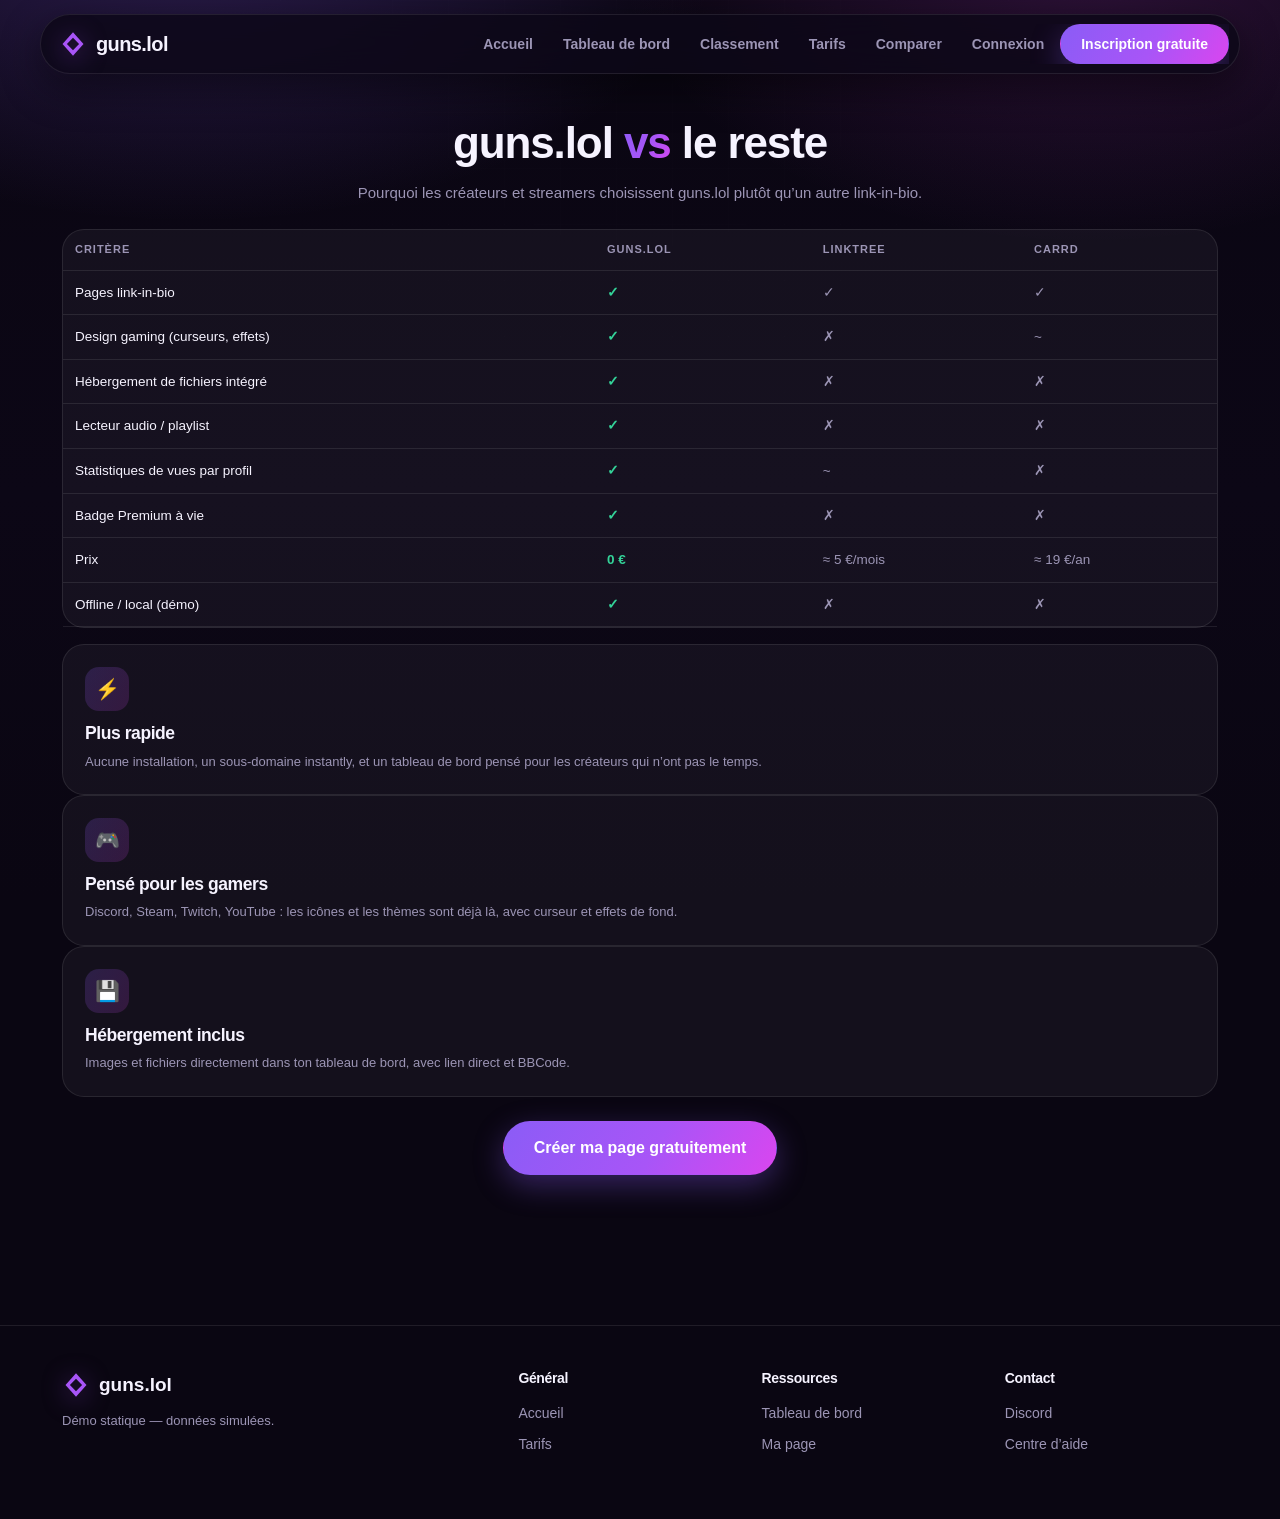
<file: compare.html>
<!DOCTYPE html>
<html lang="fr">
<head>
<meta charset="utf-8">
<meta name="viewport" content="width=device-width,initial-scale=1">
<title>Comparer · guns.lol</title>
<link rel="stylesheet" href="css/guns.css">
<link rel="icon" href="data:image/svg+xml,%3Csvg xmlns='http://www.w3.org/2000/svg' viewBox='0 0 24 24'%3E%3Cpath fill='%23a855f7' d='M12 2 3 12l9 10 9-10z'/%3E%3C/svg%3E">
</head>
<body>

<header class="navwrap">
  <div class="navpill">
    <a class="brand" href="home.html"><span id="logo"></span> guns.lol</a>
    <nav class="navlinks" id="navlinks">
      <a href="home.html">Accueil</a>
      <a href="dashboard.html">Tableau de bord</a>
      <a href="leaderboard.html">Classement</a>
      <a href="pricing.html">Tarifs</a>
      <a href="compare.html">Comparer</a>
      <a href="login.html">Connexion</a>
      <a class="btn btn--primary btn--sm" href="login.html?mode=register">Inscription gratuite</a>
    </nav>
    <button class="iconbtn nav-toggle" id="navToggle" aria-label="Menu">☰</button>
  </div>
</header>

<main class="wrap" style="padding:30px 22px 70px">
  <div class="center mb24">
    <h1 style="font-size:clamp(28px,4.2vw,44px)">guns.lol <span class="gtxt">vs</span> le reste</h1>
    <p class="muted mt12" style="max-width:600px;margin-left:auto;margin-right:auto">Pourquoi les créateurs et streamers choisissent guns.lol plutôt qu’un autre link-in-bio.</p>
  </div>

  <div class="card card--pad0">
    <div class="scroll-x">
      <table class="tbl" id="vsTable"></table>
    </div>
  </div>

  <div class="grid mt16" style="grid-template-columns:repeat(3,1fr)">
    <div class="feat"><div class="feat__ic">⚡</div><h3>Plus rapide</h3><p class="muted sm mt8">Aucune installation, un sous-domaine instantly, et un tableau de bord pensé pour les créateurs qui n’ont pas le temps.</p></div>
    <div class="feat"><div class="feat__ic">🎮</div><h3>Pensé pour les gamers</h3><p class="muted sm mt8">Discord, Steam, Twitch, YouTube : les icônes et les thèmes sont déjà là, avec curseur et effets de fond.</p></div>
    <div class="feat"><div class="feat__ic">💾</div><h3>Hébergement inclus</h3><p class="muted sm mt8">Images et fichiers directement dans ton tableau de bord, avec lien direct et BBCode.</p></div>
  </div>

  <div class="center mt24">
    <a class="btn btn--primary btn--lg" href="login.html?mode=register">Créer ma page gratuitement</a>
  </div>
</main>

<footer class="footer">
  <div class="wrap footer__grid">
    <div><div class="footer__brand"><span id="logo2"></span> guns.lol</div><p style="color:var(--muted);font-size:13px;max-width:320px">Démo statique — données simulées.</p></div>
    <div><h4>Général</h4><a href="home.html">Accueil</a><a href="pricing.html">Tarifs</a></div>
    <div><h4>Ressources</h4><a href="dashboard.html">Tableau de bord</a><a href="index.html">Ma page</a></div>
    <div><h4>Contact</h4><a href="#">Discord</a><a href="#">Centre d’aide</a></div>
  </div>
</footer>

<div id="modal-root"></div>
<div id="toasts"></div>

<script src="js/icons.js"></script>
<script src="js/store.js"></script>
<script src="js/effects.js"></script>
<script src="js/site.js"></script>
</body>
</html>
</file>
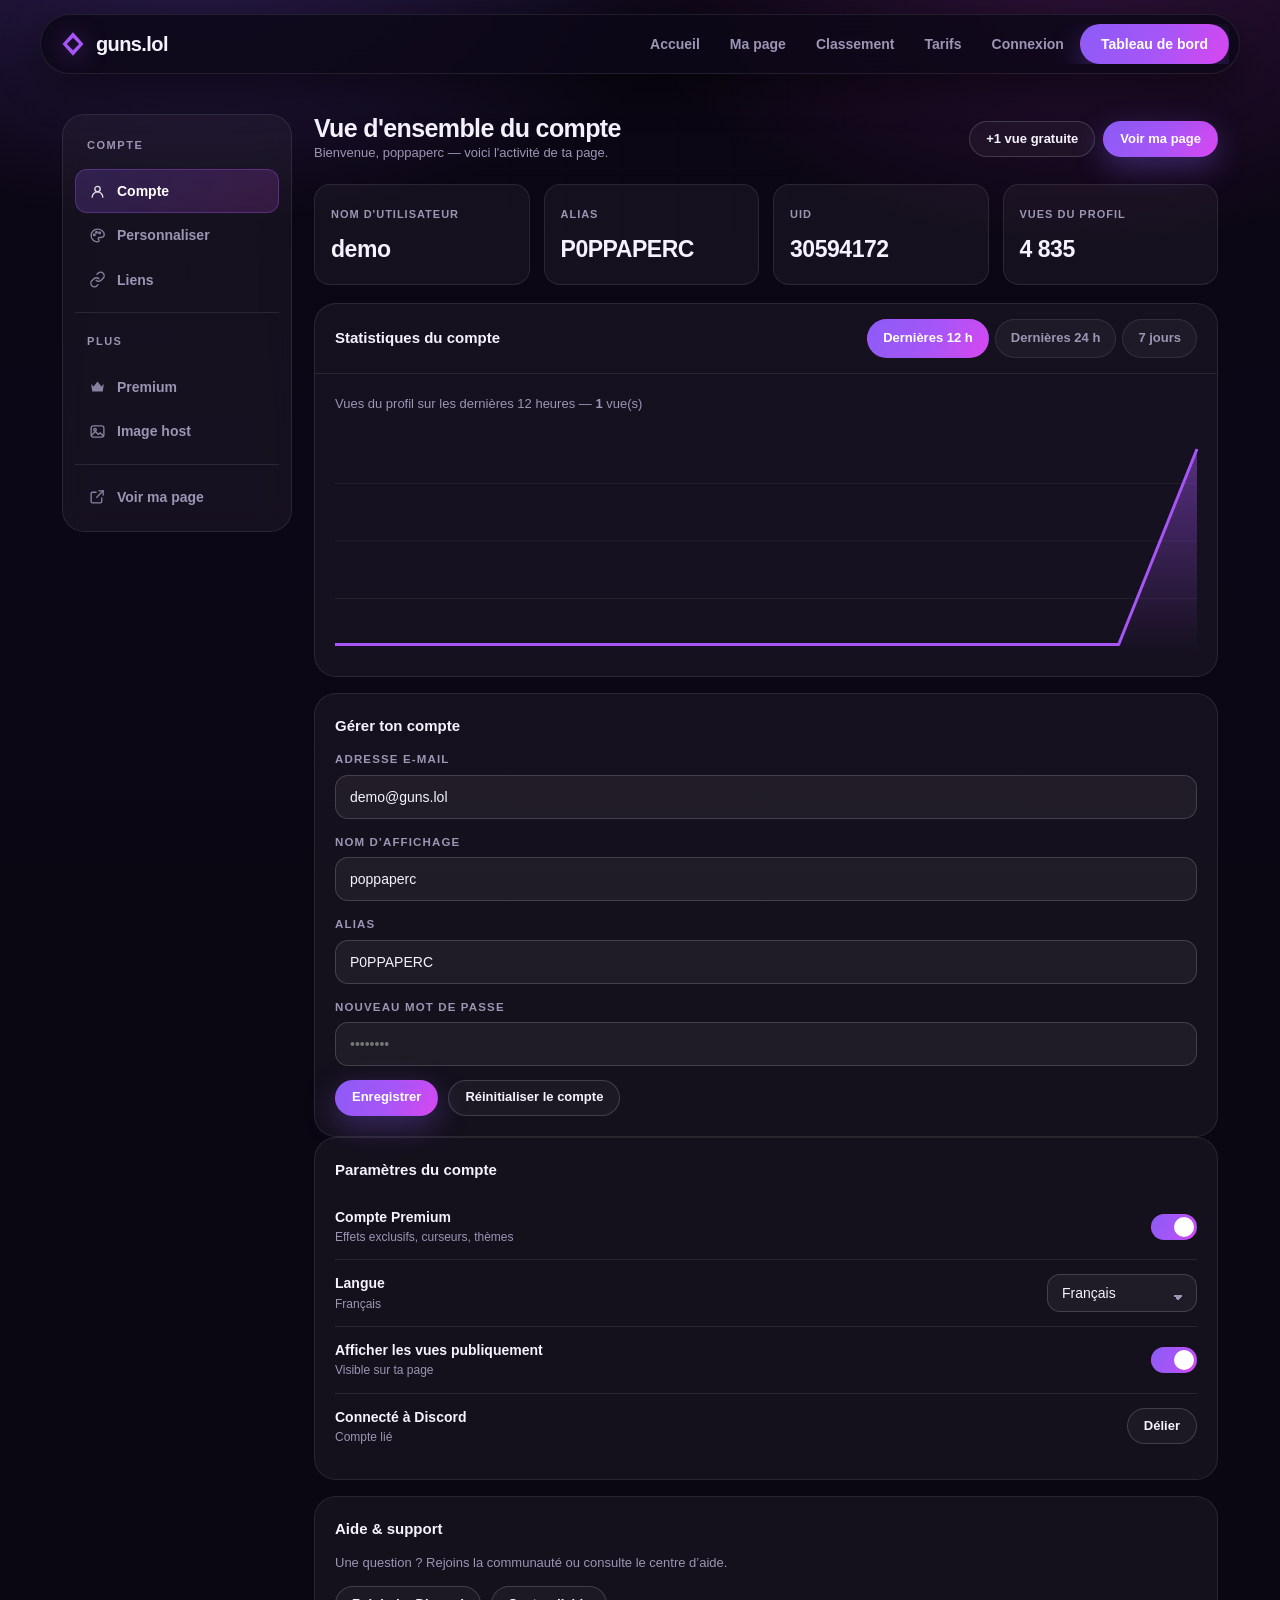
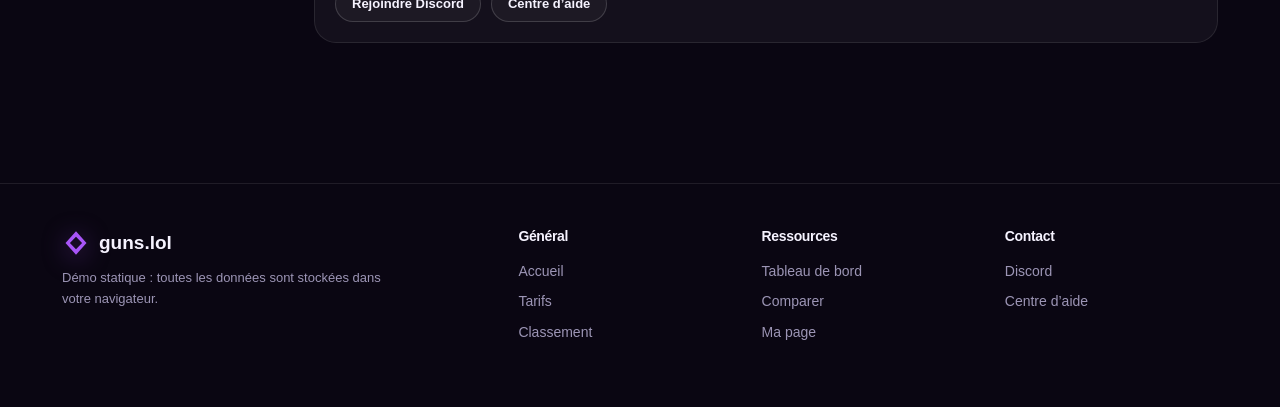
<file: dashboard.html>
<!DOCTYPE html>
<html lang="fr">
<head>
<meta charset="utf-8">
<meta name="viewport" content="width=device-width,initial-scale=1">
<title>Tableau de bord · guns.lol</title>
<link rel="stylesheet" href="css/guns.css">
<link rel="icon" href="data:image/svg+xml,%3Csvg xmlns='http://www.w3.org/2000/svg' viewBox='0 0 24 24'%3E%3Cpath fill='%23a855f7' d='M12 2 3 12l9 10 9-10z'/%3E%3C/svg%3E">
</head>
<body>

<header class="navwrap">
  <div class="navpill">
    <a class="brand" href="home.html"><span id="logo"></span> guns.lol</a>
    <nav class="navlinks" id="navlinks">
      <a href="home.html">Accueil</a>
      <a href="index.html" id="myPage">Ma page</a>
      <a href="leaderboard.html">Classement</a>
      <a href="pricing.html">Tarifs</a>
      <a href="login.html">Connexion</a>
      <a class="btn btn--primary btn--sm" href="dashboard.html">Tableau de bord</a>
    </nav>
    <button class="iconbtn nav-toggle" id="navToggle" aria-label="Menu">☰</button>
  </div>
</header>

<main class="wrap">
  <div class="dash">
    <aside class="side" id="side">
      <div class="side__title">Compte</div>
      <div class="side__item is-active" data-tab="account">Compte</div>
      <div class="side__item" data-tab="customize">Personnaliser</div>
      <div class="side__item" data-tab="links">Liens</div>
      <div class="side__sep"></div>
      <div class="side__title">Plus</div>
      <div class="side__item" data-tab="premium">Premium</div>
      <div class="side__item" data-tab="files">Image host</div>
      <div class="side__sep"></div>
      <a class="side__item" href="index.html" id="sideMyPage">Voir ma page</a>
    </aside>

    <section class="dash__main" id="main"></section>
  </div>
</main>

<footer class="footer">
  <div class="wrap footer__grid">
    <div>
      <div class="footer__brand"><span id="logo2"></span> guns.lol</div>
      <p style="color:var(--muted);font-size:13px;max-width:320px">Démo statique : toutes les données sont stockées dans votre navigateur.</p>
    </div>
    <div><h4>Général</h4><a href="home.html">Accueil</a><a href="pricing.html">Tarifs</a><a href="leaderboard.html">Classement</a></div>
    <div><h4>Ressources</h4><a href="dashboard.html">Tableau de bord</a><a href="compare.html">Comparer</a><a href="index.html">Ma page</a></div>
    <div><h4>Contact</h4><a href="#">Discord</a><a href="#">Centre d’aide</a></div>
  </div>
</footer>

<div id="modal-root"></div>
<div id="toasts"></div>

<script src="js/icons.js"></script>
<script src="js/store.js"></script>
<script src="js/effects.js"></script>
<script src="js/dashboard.js"></script>
</body>
</html>
</file>
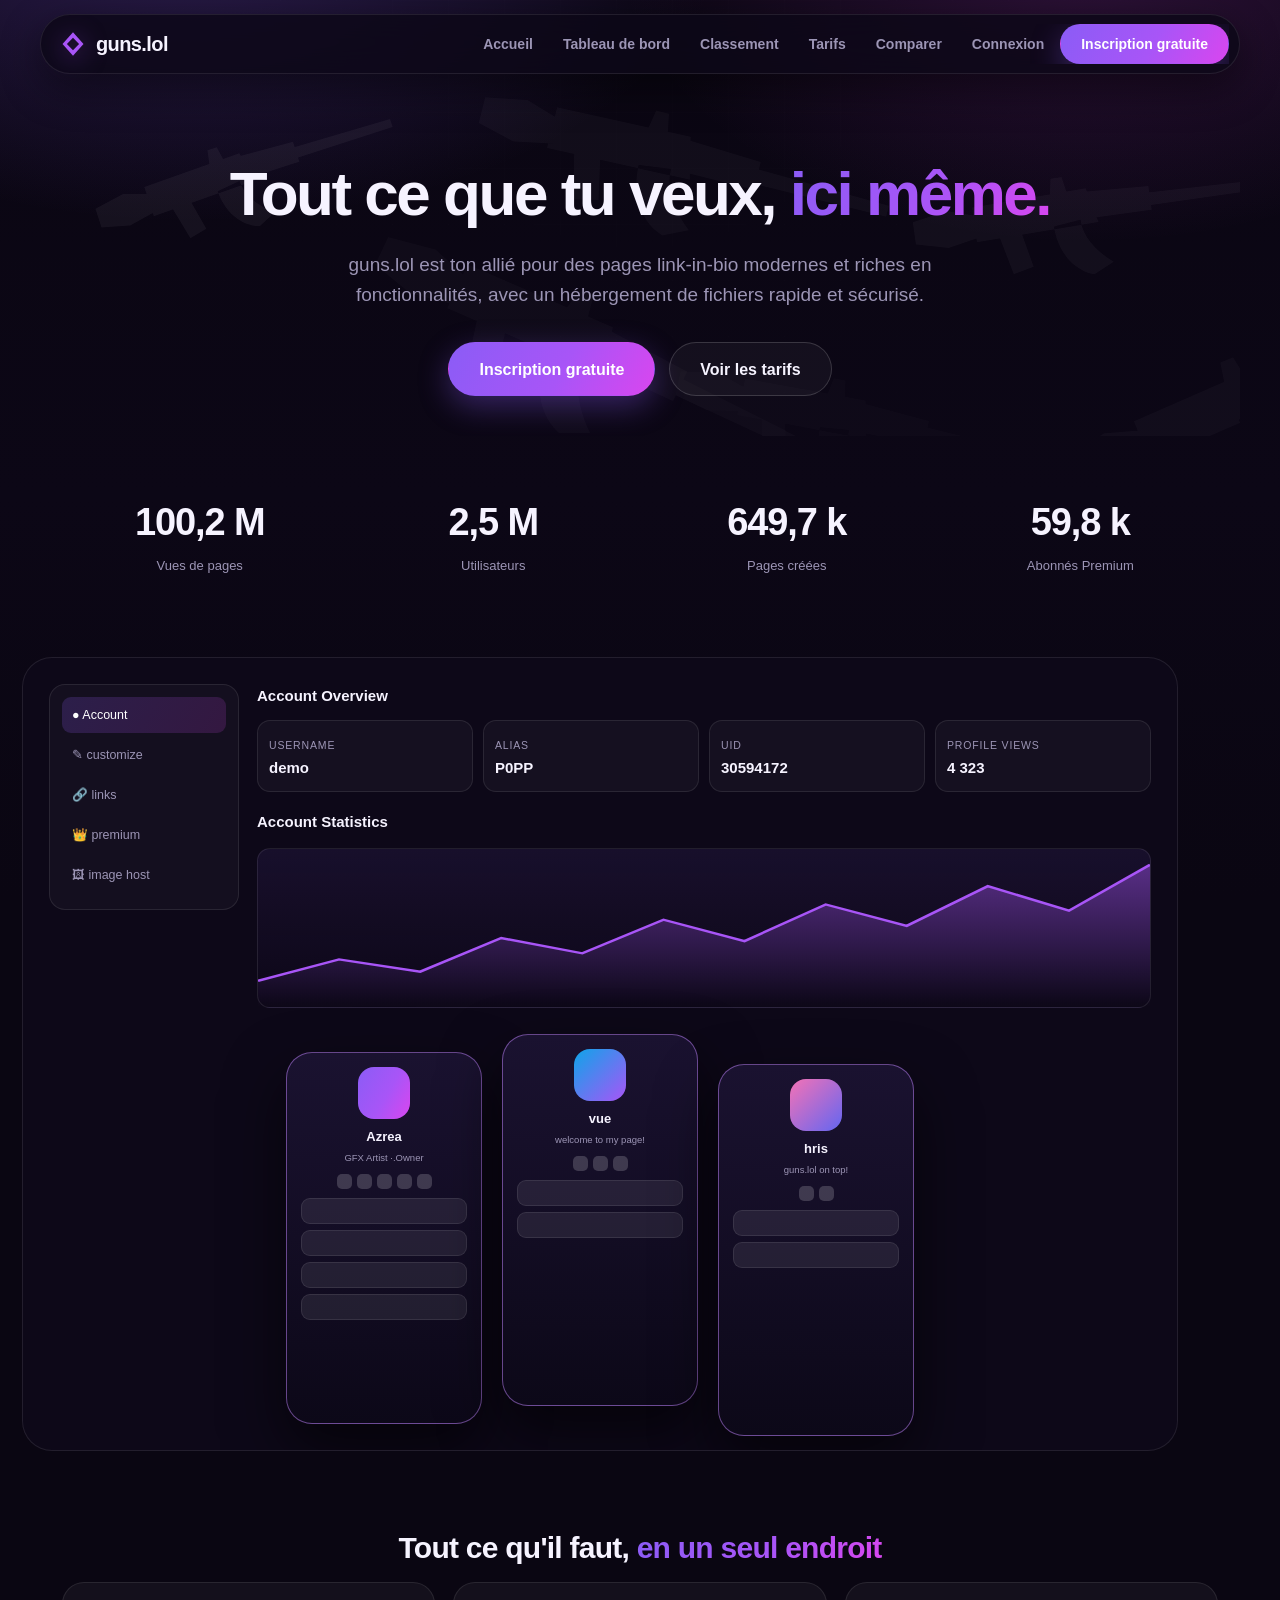
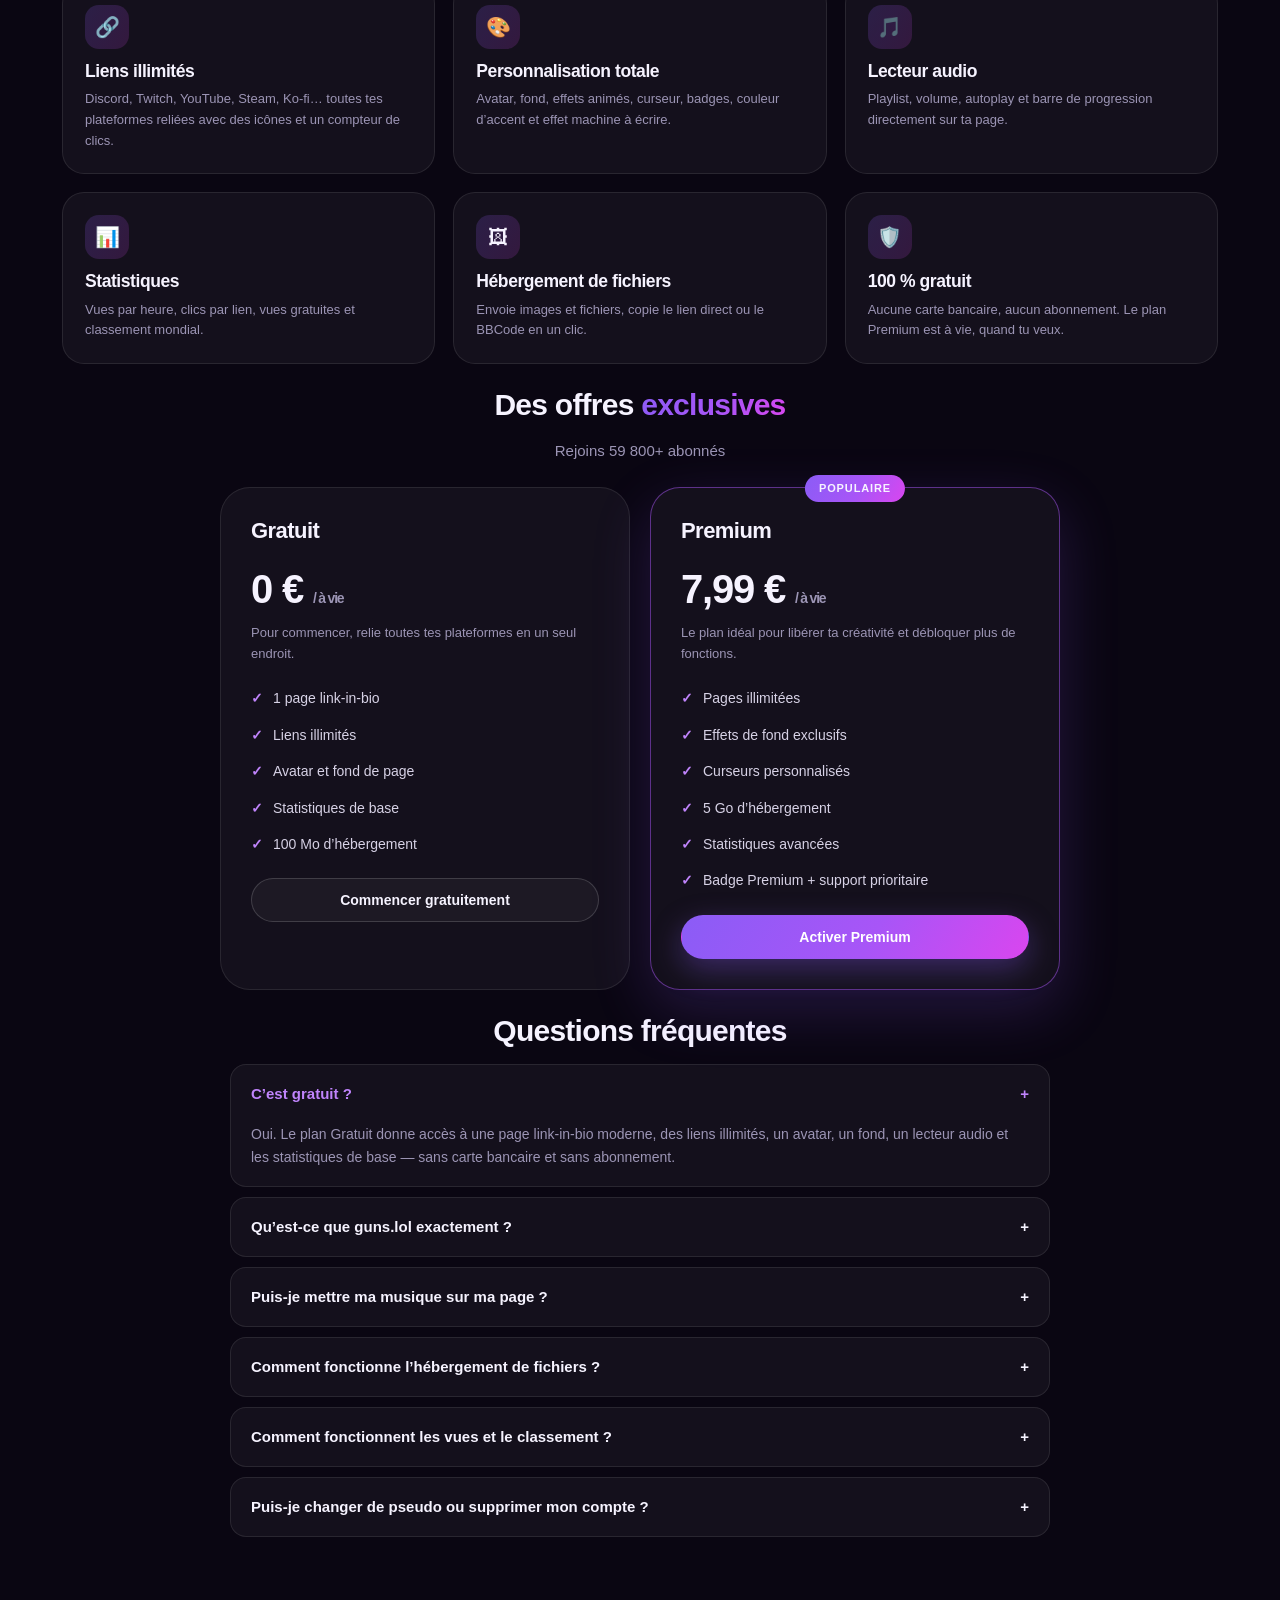
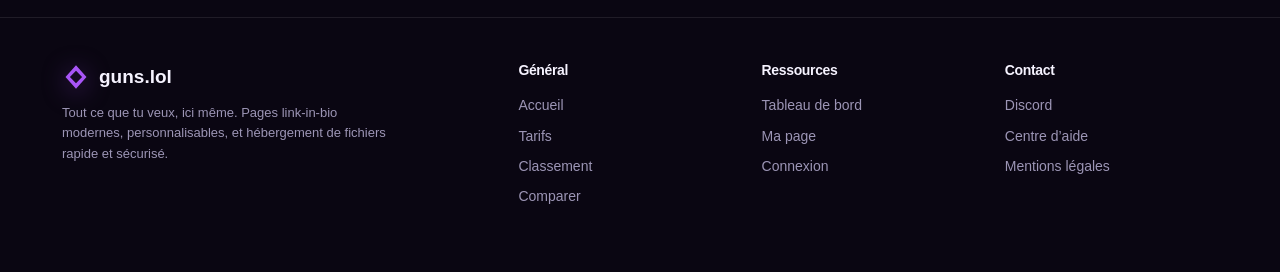
<file: home.html>
<!DOCTYPE html>
<html lang="fr">
<head>
<meta charset="utf-8">
<meta name="viewport" content="width=device-width,initial-scale=1">
<title>guns.lol | Accueil</title>
<meta name="description" content="guns.lol est ton allié pour des pages link-in-bio modernes et riches en fonctionnalités, avec un hébergement de fichiers rapide et sécurisé.">
<link rel="stylesheet" href="css/guns.css">
<link rel="icon" href="data:image/svg+xml,%3Csvg xmlns='http://www.w3.org/2000/svg' viewBox='0 0 24 24'%3E%3Cpath fill='%23a855f7' d='M12 2 3 12l9 10 9-10z'/%3E%3C/svg%3E">
</head>
<body>

<header class="navwrap">
  <div class="navpill">
    <a class="brand" href="home.html"><span id="logo"></span> guns.lol</a>
    <nav class="navlinks" id="navlinks">
      <a href="home.html">Accueil</a>
      <a href="dashboard.html">Tableau de bord</a>
      <a href="leaderboard.html">Classement</a>
      <a href="pricing.html">Tarifs</a>
      <a href="compare.html">Comparer</a>
      <a href="login.html">Connexion</a>
      <a class="btn btn--primary btn--sm" href="login.html?mode=register">Inscription gratuite</a>
    </nav>
    <button class="iconbtn nav-toggle" id="navToggle" aria-label="Menu">☰</button>
  </div>
</header>

<main>
  <section class="hero wrap">
    <div class="gunpattern" id="gunpattern"></div>
    <h1>Tout ce que tu veux, <span class="gtxt">ici même.</span></h1>
    <p>guns.lol est ton allié pour des pages link-in-bio modernes et riches en fonctionnalités, avec un hébergement de fichiers rapide et sécurisé.</p>
    <div class="hero__cta">
      <a class="btn btn--primary btn--lg" href="login.html?mode=register">Inscription gratuite</a>
      <a class="btn btn--ghost btn--lg" href="pricing.html">Voir les tarifs</a>
    </div>
  </section>

  <section class="wrap">
    <div class="stats">
      <div class="stat"><b data-count="100300000" data-compact="1">0</b><span>Vues de pages</span></div>
      <div class="stat"><b data-count="2510000" data-compact="1">0</b><span>Utilisateurs</span></div>
      <div class="stat"><b data-count="650000" data-compact="1">0</b><span>Pages créées</span></div>
      <div class="stat"><b data-count="59800" data-compact="1">0</b><span>Abonnés Premium</span></div>
    </div>
  </section>

  <section class="showcase wrap">
    <div class="showcase__mock">
      <div class="mock-dash">
        <div class="mock-side">
          <div class="on">● Account</div>
          <div>✎ customize</div>
          <div>🔗 links</div>
          <div>👑 premium</div>
          <div>🖼 image host</div>
        </div>
        <div>
          <div style="font-weight:800;margin-bottom:12px">Account Overview</div>
          <div class="mock-cards">
            <div class="mock-card"><span>Username</span><b style="display:block">demo</b></div>
            <div class="mock-card"><span>Alias</span><b style="display:block">P0PP</b></div>
            <div class="mock-card"><span>UID</span><b style="display:block">30594172</b></div>
            <div class="mock-card"><span>Profile Views</span><b style="display:block">4 323</b></div>
          </div>
          <div style="font-weight:800;margin:18px 0 8px">Account Statistics</div>
          <div class="mock-chart" id="mockChart"></div>
        </div>
      </div>
      <div class="mock-phones">
        <div class="phone">
          <div class="phone__av"></div><div class="phone__name">Azrea</div>
          <div class="phone__bio">GFX Artist ·.Owner</div>
          <div class="phone__soc"><i></i><i></i><i></i><i></i><i></i></div>
          <div class="phone__link"></div><div class="phone__link"></div><div class="phone__link"></div>
          <div class="phone__link"></div>
        </div>
        <div class="phone phone--b">
          <div class="phone__av" style="background:linear-gradient(135deg,#0ea5e9,#a855f7)"></div>
          <div class="phone__name">vue</div>
          <div class="phone__bio">welcome to my page!</div>
          <div class="phone__soc"><i></i><i></i><i></i></div>
          <div class="phone__link"></div><div class="phone__link"></div>
        </div>
        <div class="phone phone--c">
          <div class="phone__av" style="background:linear-gradient(135deg,#f472b6,#6366f1)"></div>
          <div class="phone__name">hris</div>
          <div class="phone__bio">guns.lol on top!</div>
          <div class="phone__soc"><i></i><i></i></div>
          <div class="phone__link"></div><div class="phone__link"></div>
        </div>
      </div>
    </div>
  </section>

  <section class="wrap mb24">
    <h2 class="center mb16" style="font-size:30px">Tout ce qu'il faut, <span class="gtxt">en un seul endroit</span></h2>
    <div class="feat-grid">
      <div class="feat"><div class="feat__ic">🔗</div><h3>Liens illimités</h3><p class="muted sm mt8">Discord, Twitch, YouTube, Steam, Ko-fi… toutes tes plateformes reliées avec des icônes et un compteur de clics.</p></div>
      <div class="feat"><div class="feat__ic">🎨</div><h3>Personnalisation totale</h3><p class="muted sm mt8">Avatar, fond, effets animés, curseur, badges, couleur d’accent et effet machine à écrire.</p></div>
      <div class="feat"><div class="feat__ic">🎵</div><h3>Lecteur audio</h3><p class="muted sm mt8">Playlist, volume, autoplay et barre de progression directement sur ta page.</p></div>
      <div class="feat"><div class="feat__ic">📊</div><h3>Statistiques</h3><p class="muted sm mt8">Vues par heure, clics par lien, vues gratuites et classement mondial.</p></div>
      <div class="feat"><div class="feat__ic">🖼</div><h3>Hébergement de fichiers</h3><p class="muted sm mt8">Envoie images et fichiers, copie le lien direct ou le BBCode en un clic.</p></div>
      <div class="feat"><div class="feat__ic">🛡️</div><h3>100 % gratuit</h3><p class="muted sm mt8">Aucune carte bancaire, aucun abonnement. Le plan Premium est à vie, quand tu veux.</p></div>
    </div>
  </section>

  <section class="wrap mb24" id="pricing">
    <h2 class="center mb16" style="font-size:30px">Des offres <span class="gtxt">exclusives</span></h2>
    <p class="center muted mb24">Rejoins 59 800+ abonnés</p>
    <div class="price-grid">
      <div class="price-card">
        <h3>Gratuit</h3>
        <div class="price-card__price">0 € <small>/ à vie</small></div>
        <p class="muted sm mb16">Pour commencer, relie toutes tes plateformes en un seul endroit.</p>
        <ul class="price-list">
          <li>1 page link-in-bio</li>
          <li>Liens illimités</li>
          <li>Avatar et fond de page</li>
          <li>Statistiques de base</li>
          <li>100 Mo d’hébergement</li>
        </ul>
        <a class="btn btn--ghost btn--block mt16" href="login.html?mode=register">Commencer gratuitement</a>
      </div>
      <div class="price-card price-card--hot">
        <span class="price-card__badge">POPULAIRE</span>
        <h3>Premium</h3>
        <div class="price-card__price">7,99 € <small>/ à vie</small></div>
        <p class="muted sm mb16">Le plan idéal pour libérer ta créativité et débloquer plus de fonctions.</p>
        <ul class="price-list">
          <li>Pages illimitées</li>
          <li>Effets de fond exclusifs</li>
          <li>Curseurs personnalisés</li>
          <li>5 Go d’hébergement</li>
          <li>Statistiques avancées</li>
          <li>Badge Premium + support prioritaire</li>
        </ul>
        <a class="btn btn--primary btn--block mt16" href="dashboard.html">Activer Premium</a>
      </div>
    </div>
  </section>

  <section class="wrap mb24" id="faq">
    <h2 class="center mb16" style="font-size:30px">Questions fréquentes</h2>
    <div class="faq" id="faqList"></div>
  </section>
</main>

<footer class="footer">
  <div class="wrap footer__grid">
    <div>
      <div class="footer__brand"><span id="logo2"></span> guns.lol</div>
      <p style="color:var(--muted);font-size:13px;max-width:340px">Tout ce que tu veux, ici même. Pages link-in-bio modernes, personnalisables, et hébergement de fichiers rapide et sécurisé.</p>
    </div>
    <div><h4>Général</h4><a href="home.html">Accueil</a><a href="pricing.html">Tarifs</a><a href="leaderboard.html">Classement</a><a href="compare.html">Comparer</a></div>
    <div><h4>Ressources</h4><a href="dashboard.html">Tableau de bord</a><a href="index.html">Ma page</a><a href="login.html">Connexion</a></div>
    <div><h4>Contact</h4><a href="#">Discord</a><a href="#">Centre d’aide</a><a href="#">Mentions légales</a></div>
  </div>
</footer>

<div id="modal-root"></div>
<div id="toasts"></div>

<script src="js/icons.js"></script>
<script src="js/store.js"></script>
<script src="js/effects.js"></script>
<script src="js/site.js"></script>
</body>
</html>
</file>
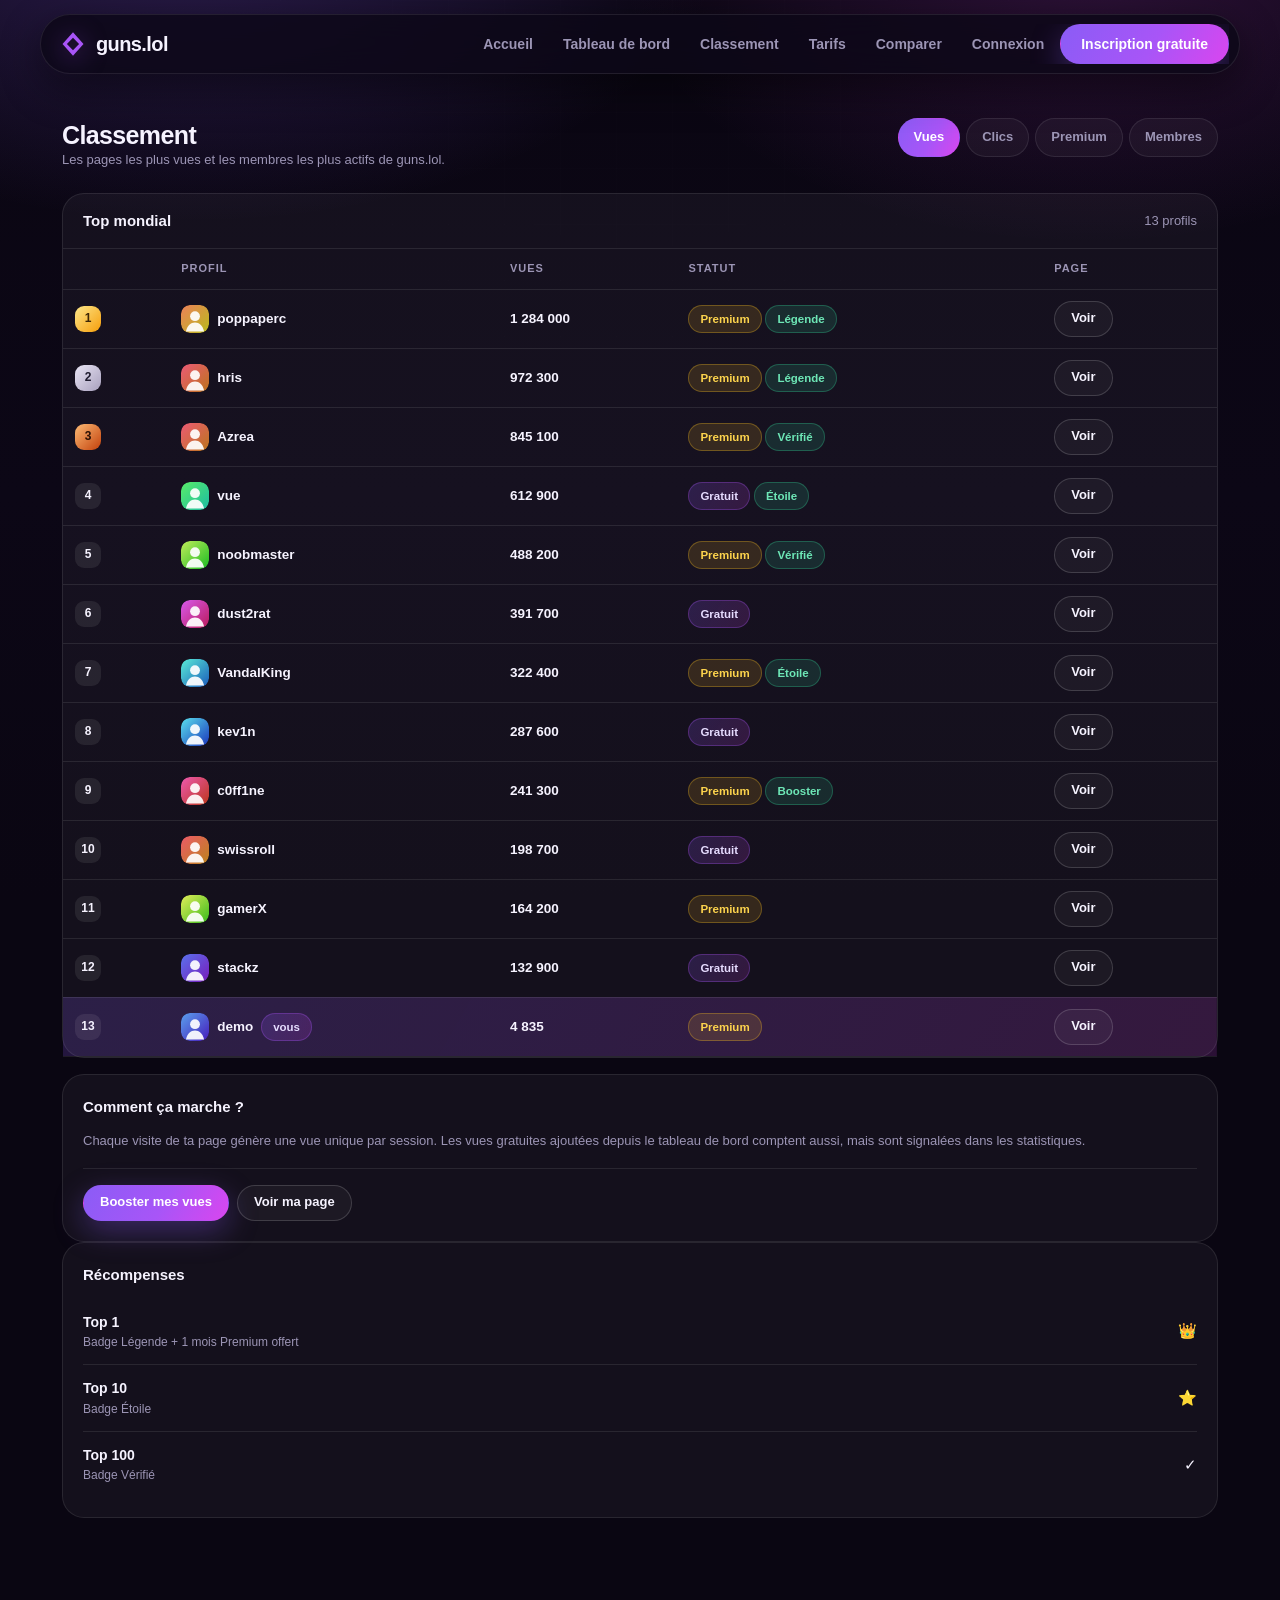
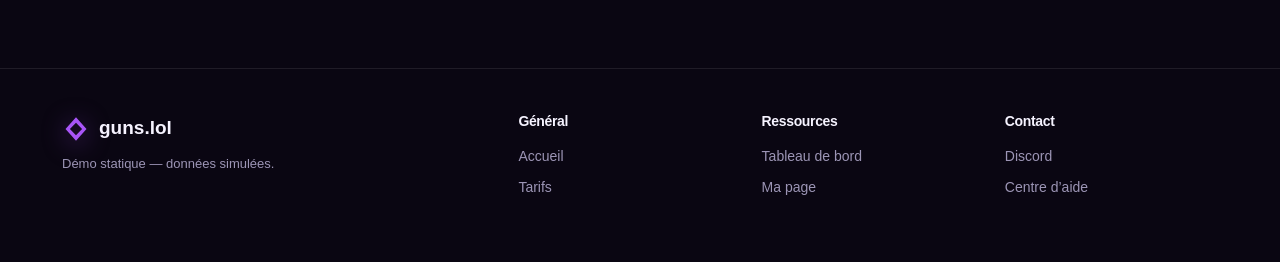
<file: leaderboard.html>
<!DOCTYPE html>
<html lang="fr">
<head>
<meta charset="utf-8">
<meta name="viewport" content="width=device-width,initial-scale=1">
<title>Classement · guns.lol</title>
<link rel="stylesheet" href="css/guns.css">
<link rel="icon" href="data:image/svg+xml,%3Csvg xmlns='http://www.w3.org/2000/svg' viewBox='0 0 24 24'%3E%3Cpath fill='%23a855f7' d='M12 2 3 12l9 10 9-10z'/%3E%3C/svg%3E">
</head>
<body>

<header class="navwrap">
  <div class="navpill">
    <a class="brand" href="home.html"><span id="logo"></span> guns.lol</a>
    <nav class="navlinks" id="navlinks">
      <a href="home.html">Accueil</a>
      <a href="dashboard.html">Tableau de bord</a>
      <a href="leaderboard.html">Classement</a>
      <a href="pricing.html">Tarifs</a>
      <a href="compare.html">Comparer</a>
      <a href="login.html">Connexion</a>
      <a class="btn btn--primary btn--sm" href="login.html?mode=register">Inscription gratuite</a>
    </nav>
    <button class="iconbtn nav-toggle" id="navToggle" aria-label="Menu">☰</button>
  </div>
</header>

<main class="wrap" style="padding:30px 22px 70px">
  <div class="dash__head">
    <div>
      <h1>Classement</h1>
      <p class="muted sm">Les pages les plus vues et les membres les plus actifs de guns.lol.</p>
    </div>
    <div class="tabs" id="lbTabs">
      <button class="tab is-sel" data-lb="views">Vues</button>
      <button class="tab" data-lb="clicks">Clics</button>
      <button class="tab" data-lb="premium">Premium</button>
      <button class="tab" data-lb="members">Membres</button>
    </div>
  </div>

  <div class="card card--pad0">
    <div class="card__head"><div class="card__title">Top mondial</div><span class="muted sm" id="lbInfo">—</span></div>
    <div class="scroll-x">
      <table class="tbl" id="lbTable"></table>
    </div>
  </div>

  <div class="grid mt16" style="grid-template-columns:1.3fr 1fr;gap:16px">
    <div class="card">
      <div class="card__title mb12">Comment ça marche ?</div>
      <p class="muted sm">Chaque visite de ta page génère une vue unique par session. Les vues gratuites ajoutées depuis le tableau de bord comptent aussi, mais sont signalées dans les statistiques.</p>
      <div class="sep"></div>
      <div class="row gap8 wrap-row">
        <a class="btn btn--primary btn--sm" href="dashboard.html">Booster mes vues</a>
        <a class="btn btn--ghost btn--sm" href="index.html">Voir ma page</a>
      </div>
    </div>
    <div class="card">
      <div class="card__title mb12">Récompenses</div>
      <div class="setrow"><div><div class="setrow__t">Top 1</div><div class="setrow__s">Badge Légende + 1 mois Premium offert</div></div><span>👑</span></div>
      <div class="setrow"><div><div class="setrow__t">Top 10</div><div class="setrow__s">Badge Étoile</div></div><span>⭐</span></div>
      <div class="setrow"><div><div class="setrow__t">Top 100</div><div class="setrow__s">Badge Vérifié</div></div><span>✓</span></div>
    </div>
  </div>
</main>

<footer class="footer">
  <div class="wrap footer__grid">
    <div><div class="footer__brand"><span id="logo2"></span> guns.lol</div><p style="color:var(--muted);font-size:13px;max-width:320px">Démo statique — données simulées.</p></div>
    <div><h4>Général</h4><a href="home.html">Accueil</a><a href="pricing.html">Tarifs</a></div>
    <div><h4>Ressources</h4><a href="dashboard.html">Tableau de bord</a><a href="index.html">Ma page</a></div>
    <div><h4>Contact</h4><a href="#">Discord</a><a href="#">Centre d’aide</a></div>
  </div>
</footer>

<div id="modal-root"></div>
<div id="toasts"></div>

<script src="js/icons.js"></script>
<script src="js/store.js"></script>
<script src="js/effects.js"></script>
<script src="js/site.js"></script>
</body>
</html>
</file>
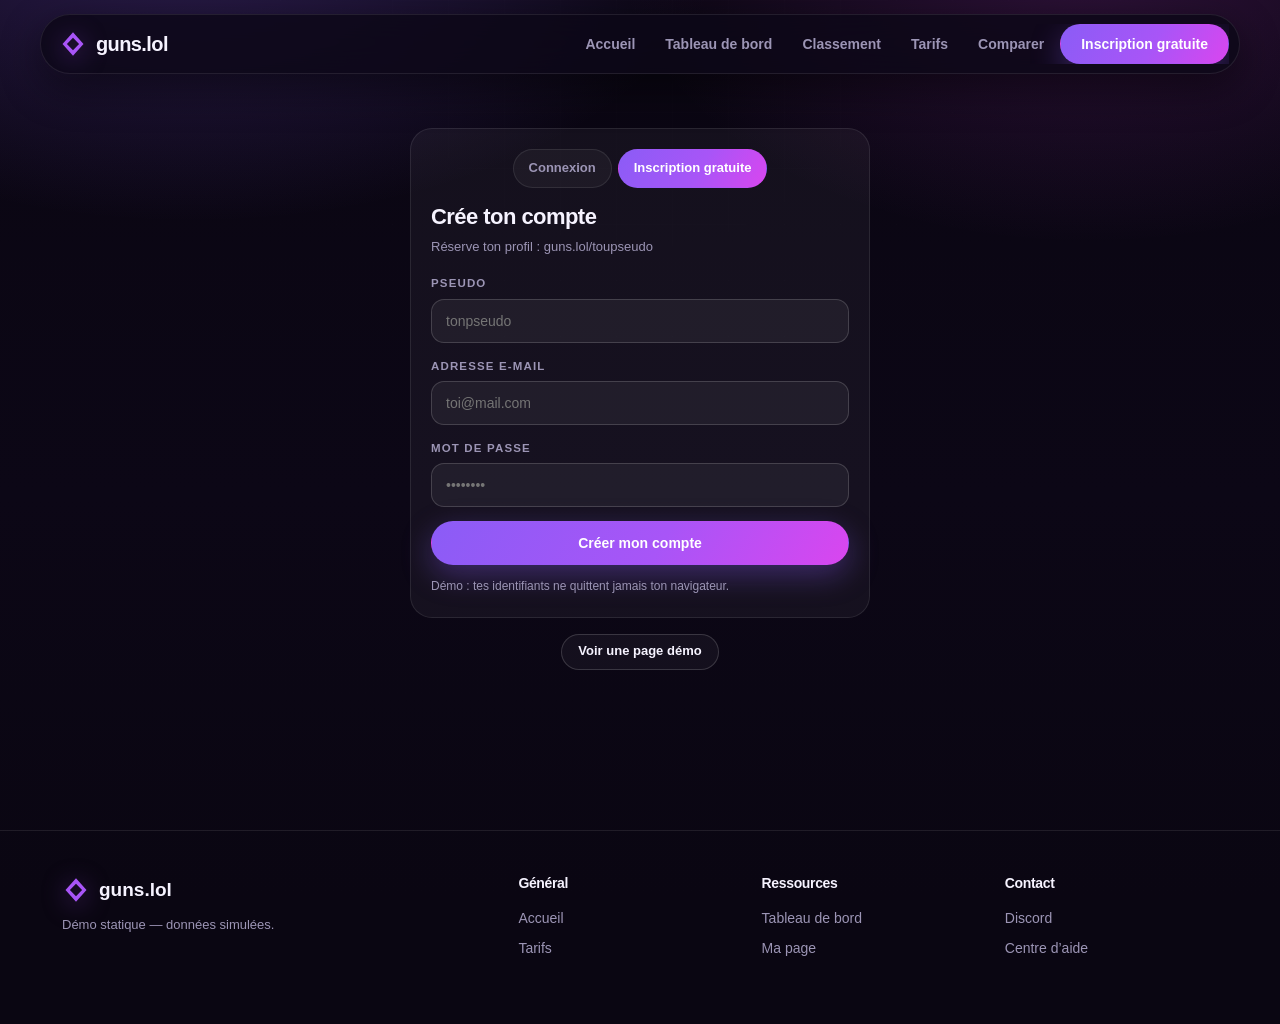
<file: login.html>
<!DOCTYPE html>
<html lang="fr">
<head>
<meta charset="utf-8">
<meta name="viewport" content="width=device-width,initial-scale=1">
<title>Connexion · guns.lol</title>
<link rel="stylesheet" href="css/guns.css">
<link rel="icon" href="data:image/svg+xml,%3Csvg xmlns='http://www.w3.org/2000/svg' viewBox='0 0 24 24'%3E%3Cpath fill='%23a855f7' d='M12 2 3 12l9 10 9-10z'/%3E%3C/svg%3E">
</head>
<body>

<header class="navwrap">
  <div class="navpill">
    <a class="brand" href="home.html"><span id="logo"></span> guns.lol</a>
    <nav class="navlinks" id="navlinks">
      <a href="home.html">Accueil</a>
      <a href="dashboard.html">Tableau de bord</a>
      <a href="leaderboard.html">Classement</a>
      <a href="pricing.html">Tarifs</a>
      <a href="compare.html">Comparer</a>
      <a class="btn btn--primary btn--sm" href="login.html?mode=register">Inscription gratuite</a>
    </nav>
    <button class="iconbtn nav-toggle" id="navToggle" aria-label="Menu">☰</button>
  </div>
</header>

<main class="wrap" style="padding:40px 22px 80px;display:grid;place-items:center">
  <div style="width:min(460px,100%)">
    <div class="card">
      <div class="tabs" style="justify-content:center">
        <button class="tab" data-mode="login">Connexion</button>
        <button class="tab is-sel" data-mode="register">Inscription gratuite</button>
      </div>

      <div id="loginPane" class="hidden">
        <h2 class="mb8" style="font-size:22px">Content de te revoir</h2>
        <p class="muted sm mb16">Choisis un profil existant (démo locale) ou connecte-toi par pseudo.</p>
        <div class="field"><label>Pseudo</label><input class="input" id="lgUser" placeholder="demo" autocomplete="username"></div>
        <div class="field"><label>Mot de passe</label><input class="input" id="lgPass" type="password" placeholder="••••••••"></div>
        <button class="btn btn--primary btn--block" id="lgLogin">Se connecter</button>
        <div class="sep"></div>
        <div class="muted sm mb8">Comptes disponibles sur cet appareil :</div>
        <div id="lgAccounts" class="linklist"></div>
      </div>

      <div id="regPane">
        <h2 class="mb8" style="font-size:22px">Crée ton compte</h2>
        <p class="muted sm mb16">Réserve ton profil : guns.lol/toupseudo</p>
        <div class="field"><label>Pseudo</label><input class="input" id="rgUser" placeholder="tonpseudo" autocomplete="username"></div>
        <div class="field"><label>Adresse e-mail</label><input class="input" id="rgEmail" type="email" placeholder="toi@mail.com"></div>
        <div class="field"><label>Mot de passe</label><input class="input" id="rgPass" type="password" placeholder="••••••••"></div>
        <button class="btn btn--primary btn--block" id="rgCreate">Créer mon compte</button>
        <p class="hint mt12">Démo : tes identifiants ne quittent jamais ton navigateur.</p>
      </div>
    </div>

    <div class="center mt16">
      <a class="btn btn--ghost btn--sm" href="index.html">Voir une page démo</a>
    </div>
  </div>
</main>

<footer class="footer">
  <div class="wrap footer__grid">
    <div><div class="footer__brand"><span id="logo2"></span> guns.lol</div><p style="color:var(--muted);font-size:13px;max-width:320px">Démo statique — données simulées.</p></div>
    <div><h4>Général</h4><a href="home.html">Accueil</a><a href="pricing.html">Tarifs</a></div>
    <div><h4>Ressources</h4><a href="dashboard.html">Tableau de bord</a><a href="index.html">Ma page</a></div>
    <div><h4>Contact</h4><a href="#">Discord</a><a href="#">Centre d’aide</a></div>
  </div>
</footer>

<div id="modal-root"></div>
<div id="toasts"></div>

<script src="js/icons.js"></script>
<script src="js/store.js"></script>
<script src="js/effects.js"></script>
<script src="js/site.js"></script>
</body>
</html>
</file>
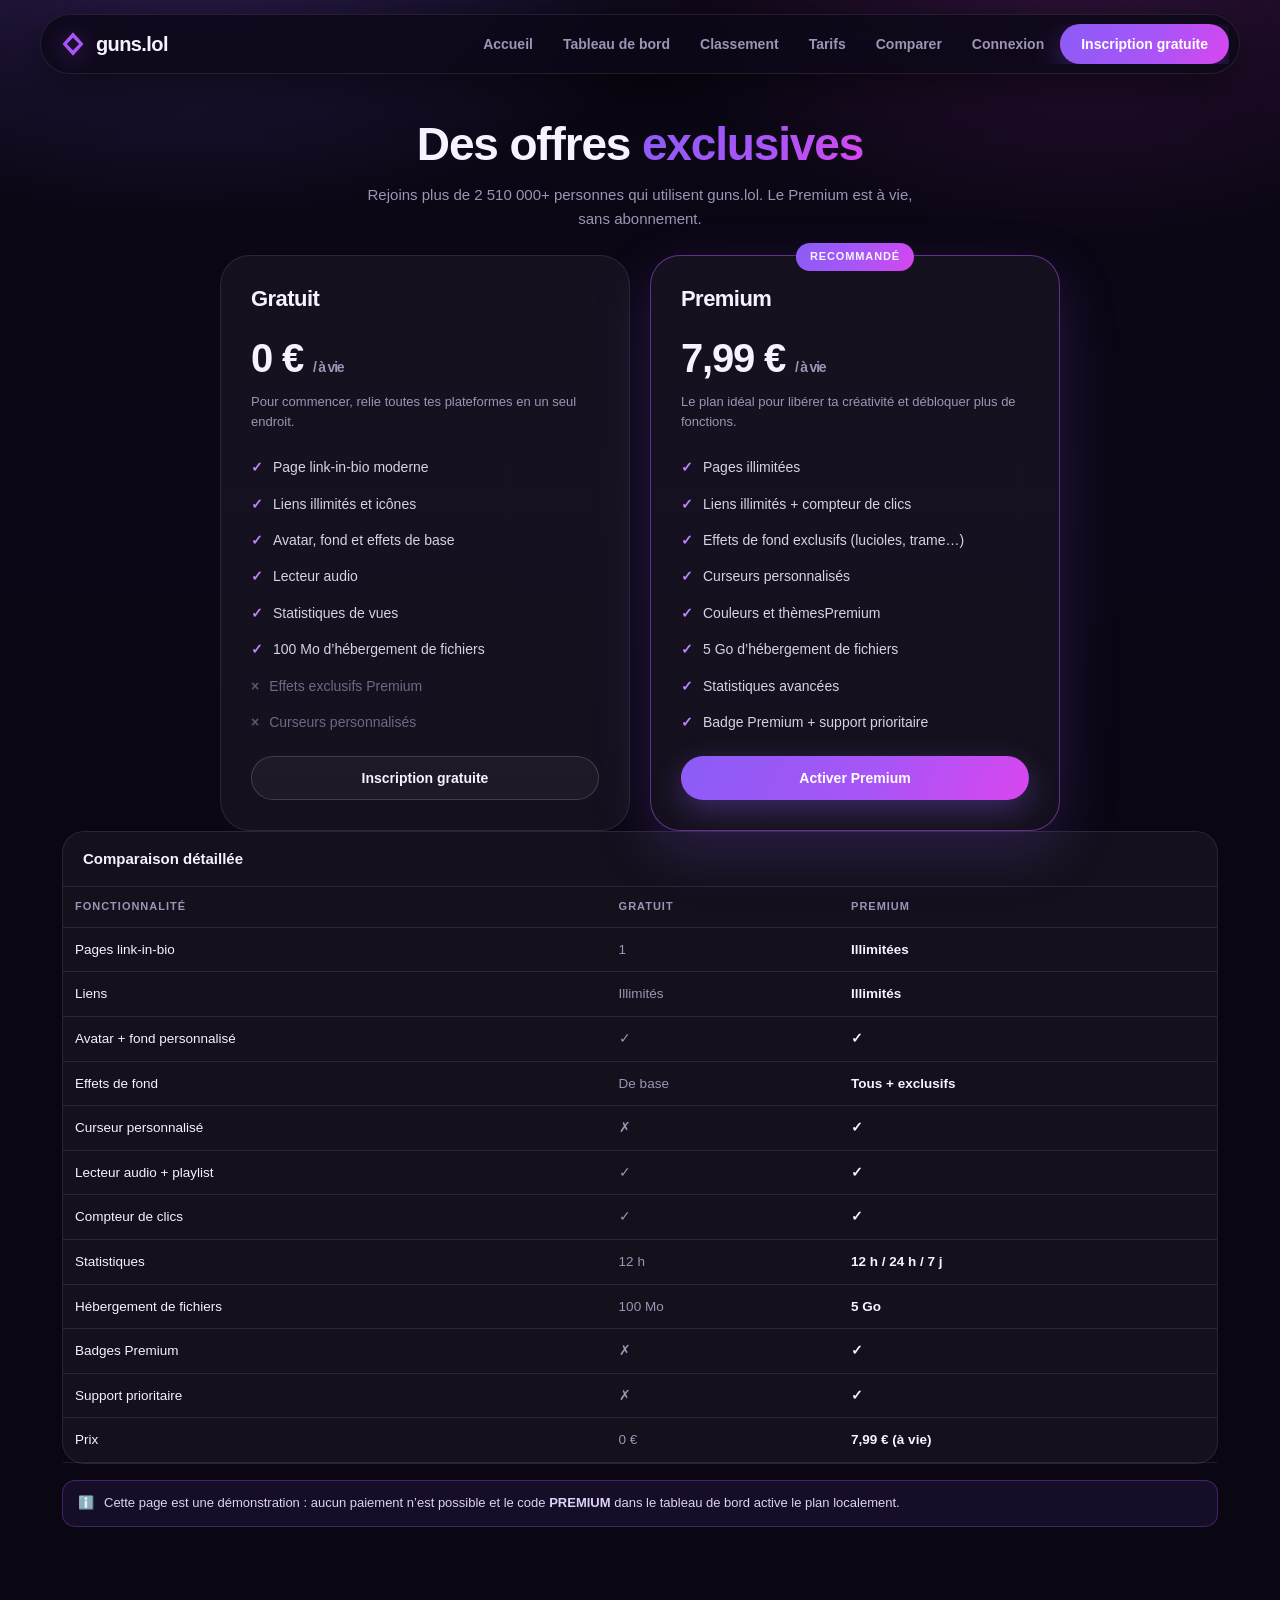
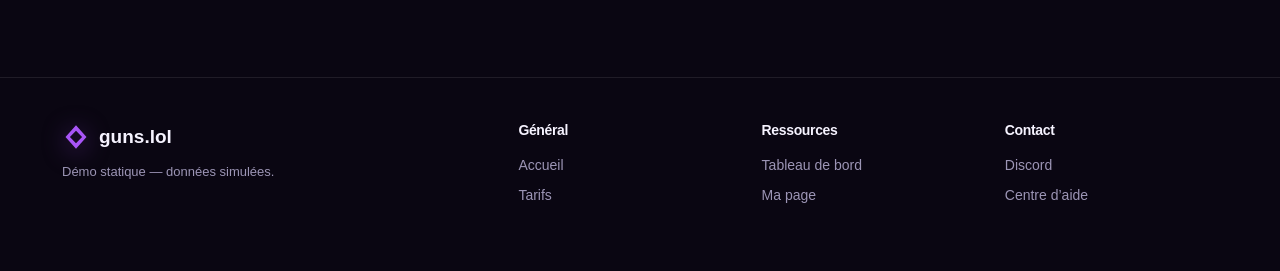
<file: pricing.html>
<!DOCTYPE html>
<html lang="fr">
<head>
<meta charset="utf-8">
<meta name="viewport" content="width=device-width,initial-scale=1">
<title>Tarifs · guns.lol</title>
<link rel="stylesheet" href="css/guns.css">
<link rel="icon" href="data:image/svg+xml,%3Csvg xmlns='http://www.w3.org/2000/svg' viewBox='0 0 24 24'%3E%3Cpath fill='%23a855f7' d='M12 2 3 12l9 10 9-10z'/%3E%3C/svg%3E">
</head>
<body>

<header class="navwrap">
  <div class="navpill">
    <a class="brand" href="home.html"><span id="logo"></span> guns.lol</a>
    <nav class="navlinks" id="navlinks">
      <a href="home.html">Accueil</a>
      <a href="dashboard.html">Tableau de bord</a>
      <a href="leaderboard.html">Classement</a>
      <a href="pricing.html">Tarifs</a>
      <a href="compare.html">Comparer</a>
      <a href="login.html">Connexion</a>
      <a class="btn btn--primary btn--sm" href="login.html?mode=register">Inscription gratuite</a>
    </nav>
    <button class="iconbtn nav-toggle" id="navToggle" aria-label="Menu">☰</button>
  </div>
</header>

<main class="wrap" style="padding:30px 22px 70px">
  <div class="center mb24">
    <h1 style="font-size:clamp(30px,4.4vw,46px)">Des offres <span class="gtxt">exclusives</span></h1>
    <p class="muted mt12" style="max-width:560px;margin-left:auto;margin-right:auto">Rejoins plus de 2 510 000+ personnes qui utilisent guns.lol. Le Premium est à vie, sans abonnement.</p>
  </div>

  <div class="price-grid mb24">
    <div class="price-card">
      <h3>Gratuit</h3>
      <div class="price-card__price">0 € <small>/ à vie</small></div>
      <p class="muted sm mb16">Pour commencer, relie toutes tes plateformes en un seul endroit.</p>
      <ul class="price-list">
        <li>Page link-in-bio moderne</li>
        <li>Liens illimités et icônes</li>
        <li>Avatar, fond et effets de base</li>
        <li>Lecteur audio</li>
        <li>Statistiques de vues</li>
        <li>100 Mo d’hébergement de fichiers</li>
        <li class="off">Effets exclusifs Premium</li>
        <li class="off">Curseurs personnalisés</li>
      </ul>
      <a class="btn btn--ghost btn--block mt16" href="login.html?mode=register">Inscription gratuite</a>
    </div>
    <div class="price-card price-card--hot">
      <span class="price-card__badge">RECOMMANDÉ</span>
      <h3>Premium</h3>
      <div class="price-card__price">7,99 € <small>/ à vie</small></div>
      <p class="muted sm mb16">Le plan idéal pour libérer ta créativité et débloquer plus de fonctions.</p>
      <ul class="price-list">
        <li>Pages illimitées</li>
        <li>Liens illimités + compteur de clics</li>
        <li>Effets de fond exclusifs (lucioles, trame…)</li>
        <li>Curseurs personnalisés</li>
        <li>Couleurs et thèmesPremium</li>
        <li>5 Go d’hébergement de fichiers</li>
        <li>Statistiques avancées</li>
        <li>Badge Premium + support prioritaire</li>
      </ul>
      <a class="btn btn--primary btn--block mt16" href="dashboard.html">Activer Premium</a>
    </div>
  </div>

  <div class="card card--pad0">
    <div class="card__head"><div class="card__title">Comparaison détaillée</div></div>
    <div class="scroll-x">
      <table class="tbl" id="cmpTable"></table>
    </div>
  </div>

  <div class="notice mt16">
    <span class="notice__ic">ℹ️</span>
    <div>Cette page est une démonstration : aucun paiement n’est possible et le code <b>PREMIUM</b> dans le tableau de bord active le plan localement.</div>
  </div>
</main>

<footer class="footer">
  <div class="wrap footer__grid">
    <div><div class="footer__brand"><span id="logo2"></span> guns.lol</div><p style="color:var(--muted);font-size:13px;max-width:320px">Démo statique — données simulées.</p></div>
    <div><h4>Général</h4><a href="home.html">Accueil</a><a href="pricing.html">Tarifs</a></div>
    <div><h4>Ressources</h4><a href="dashboard.html">Tableau de bord</a><a href="index.html">Ma page</a></div>
    <div><h4>Contact</h4><a href="#">Discord</a><a href="#">Centre d’aide</a></div>
  </div>
</footer>

<div id="modal-root"></div>
<div id="toasts"></div>

<script src="js/icons.js"></script>
<script src="js/store.js"></script>
<script src="js/effects.js"></script>
<script src="js/site.js"></script>
</body>
</html>
</file>
<file: css/guns.css>
/* =============================================================
   GUNS.LOL CLONE — design system (thème violet / dark)
   ============================================================= */
:root{
  --bg:#0a0612;
  --bg-2:#0f0a1c;
  --panel:rgba(255,255,255,.045);
  --panel-2:rgba(255,255,255,.075);
  --line:rgba(255,255,255,.09);
  --line-2:rgba(255,255,255,.16);
  --txt:#f6f3ff;
  --muted:#9c95b5;
  --accent:#8b5cf6;
  --accent-2:#a855f7;
  --accent-3:#c084fc;
  --pink:#d946ef;
  --green:#34d399;
  --gold:#fbbf24;
  --red:#f87171;
  --grad:linear-gradient(120deg,#8b5cf6,#a855f7 55%,#d946ef);
  --grad-soft:linear-gradient(120deg,rgba(139,92,246,.2),rgba(217,70,239,.16));
  --r-sm:10px;--r:16px;--r-lg:22px;--r-xl:30px;
  --shadow:0 24px 70px rgba(0,0,0,.6);
  --maxw:1200px;
}
*,*::before,*::after{box-sizing:border-box}
html,body{margin:0;padding:0}
body{
  background:var(--bg);color:var(--txt);min-height:100vh;
  font-family:Inter,-apple-system,BlinkMacSystemFont,'Segoe UI',Roboto,Helvetica,Arial,sans-serif;
  font-size:15px;line-height:1.6;-webkit-font-smoothing:antialiased;overflow-x:hidden;
}
body::before{
  content:'';position:fixed;inset:0;z-index:-2;pointer-events:none;
  background:
    radial-gradient(900px 520px at 15% -10%,rgba(139,92,246,.28),transparent 60%),
    radial-gradient(760px 480px at 85% -6%,rgba(217,70,239,.18),transparent 62%),
    linear-gradient(180deg,#0a0612,#0c0716 55%,#0a0612);
}
body::after{
  content:'';position:fixed;inset:0;z-index:-1;pointer-events:none;opacity:.5;
  background-image:linear-gradient(rgba(255,255,255,.018) 1px,transparent 1px),linear-gradient(90deg,rgba(255,255,255,.018) 1px,transparent 1px);
  background-size:56px 56px;
  mask-image:radial-gradient(circle at 50% 0%,#000,transparent 75%);
}
a{color:inherit;text-decoration:none}
img,svg{display:block;max-width:100%}
button,input,select,textarea{font:inherit;color:inherit}
h1,h2,h3,h4{margin:0;line-height:1.15;font-weight:800;letter-spacing:-.025em}
p{margin:0}
ul{margin:0;padding:0;list-style:none}
::selection{background:rgba(139,92,246,.5)}
::-webkit-scrollbar{width:10px;height:10px}
::-webkit-scrollbar-track{background:#0a0612}
::-webkit-scrollbar-thumb{background:#2c2145;border-radius:99px;border:2px solid #0a0612}
::-webkit-scrollbar-thumb:hover{background:#3d2d63}

/* ---------- utilitaires ---------- */
.wrap{max-width:var(--maxw);margin:0 auto;padding:0 22px}
.row{display:flex;align-items:center}
.row.gap6{gap:6px}.row.gap8{gap:8px}.row.gap12{gap:12px}.row.gap16{gap:16px}
.between{justify-content:space-between}
.wrap-row{flex-wrap:wrap}
.grow{flex:1;min-width:0}
.center{text-align:center}
.muted{color:var(--muted)}
.sm{font-size:13px}.xs{font-size:12px}
.mt8{margin-top:8px}.mt12{margin-top:12px}.mt16{margin-top:16px}.mt24{margin-top:24px}.mt32{margin-top:32px}
.mb8{margin-bottom:8px}.mb12{margin-bottom:12px}.mb16{margin-bottom:16px}.mb24{margin-bottom:24px}
.hidden{display:none !important}
.gtxt{background:var(--grad);-webkit-background-clip:text;background-clip:text;color:transparent}
.glass{background:var(--panel);border:1px solid var(--line);backdrop-filter:blur(14px)}

/* ---------- boutons ---------- */
.btn{
  display:inline-flex;align-items:center;justify-content:center;gap:8px;height:44px;padding:0 22px;
  border-radius:999px;border:1px solid transparent;font-weight:700;font-size:14px;cursor:pointer;
  transition:.18s;white-space:nowrap;
}
.btn--primary{background:var(--grad);color:#fff;box-shadow:0 10px 30px rgba(139,92,246,.34)}
.btn--primary:hover{transform:translateY(-2px);box-shadow:0 14px 36px rgba(139,92,246,.5)}
.btn--ghost{background:rgba(255,255,255,.04);border-color:var(--line-2);color:var(--txt)}
.btn--ghost:hover{background:rgba(255,255,255,.1)}
.btn--dark{background:#0d0818;border-color:var(--line);color:var(--txt)}
.btn--sm{height:36px;padding:0 16px;font-size:13px}
.btn--lg{height:54px;padding:0 30px;font-size:16px}
.btn--block{width:100%}
.btn:disabled{opacity:.45;cursor:not-allowed;transform:none!important;box-shadow:none}
.iconbtn{
  width:40px;height:40px;border-radius:12px;border:1px solid var(--line);background:rgba(255,255,255,.05);
  display:grid;place-items:center;cursor:pointer;color:var(--muted);transition:.16s;font-size:16px;
}
.iconbtn:hover{color:#fff;border-color:var(--line-2);background:rgba(255,255,255,.1)}
.iconbtn.is-on{color:var(--accent-3);border-color:rgba(192,132,252,.45)}

/* ---------- navbar pilule ---------- */
.navwrap{position:sticky;top:0;z-index:80;padding:14px 0}
.navpill{
  max-width:var(--maxw);margin:0 auto;padding:9px 10px 9px 18px;border-radius:999px;
  background:rgba(13,8,24,.82);border:1px solid var(--line);backdrop-filter:blur(18px);
  display:flex;align-items:center;gap:18px;box-shadow:0 14px 40px rgba(0,0,0,.45);
}
.brand{display:flex;align-items:center;gap:9px;font-weight:800;font-size:20px;letter-spacing:-.03em}
.brand__ic{width:28px;height:28px;color:var(--accent-2);filter:drop-shadow(0 4px 12px rgba(168,85,247,.5))}
.navlinks{display:flex;align-items:center;gap:2px;margin-left:auto;overflow-x:auto;scrollbar-width:none}
.navlinks::-webkit-scrollbar{display:none}
.navlinks a{padding:9px 14px;border-radius:999px;font-size:14px;font-weight:600;color:var(--muted);transition:.16s;white-space:nowrap}
.navlinks a:hover{color:#fff;background:rgba(255,255,255,.06)}
.navlinks a.is-active{color:#fff;background:var(--grad-soft)}
.navlinks a.btn{padding:0 20px;height:40px;color:#fff}
.nav-toggle{display:none}

/* ---------- page d'accueil ---------- */
.hero{padding:70px 0 40px;text-align:center;position:relative;overflow:hidden}
.hero h1{font-size:clamp(34px,5.6vw,62px);max-width:900px;margin:0 auto;letter-spacing:-.04em}
.hero p{color:var(--muted);font-size:clamp(15px,2vw,19px);max-width:660px;margin:20px auto 0}
.hero__cta{display:flex;gap:14px;justify-content:center;flex-wrap:wrap;margin-top:32px}
.gunpattern{position:absolute;inset:-40px 0 auto;height:520px;opacity:.05;pointer-events:none;z-index:-1}
.stats{display:grid;grid-template-columns:repeat(4,1fr);gap:18px;margin:56px 0}
.stat{text-align:center}
.stat b{display:block;font-size:clamp(24px,3.4vw,38px);font-weight:900;letter-spacing:-.03em}
.stat span{color:var(--muted);font-size:13px}
.showcase{margin:80px 0;position:relative}
.showcase__mock{position:relative;border-radius:var(--r-xl);overflow:hidden;border:1px solid var(--line);background:#0d0818;padding:26px;min-height:420px}
.mock-dash{display:grid;grid-template-columns:190px 1fr;gap:18px}
.mock-side{border:1px solid var(--line);border-radius:var(--r);padding:12px;background:rgba(255,255,255,.03);height:max-content}
.mock-side div{padding:8px 10px;border-radius:9px;font-size:12.5px;color:var(--muted);margin-bottom:4px}
.mock-side div.on{background:var(--grad-soft);color:#fff}
.mock-cards{display:grid;grid-template-columns:repeat(4,1fr);gap:10px}
.mock-card{border:1px solid var(--line);border-radius:13px;padding:11px;background:rgba(255,255,255,.035)}
.mock-card span{font-size:10.5px;color:var(--muted);text-transform:uppercase;letter-spacing:.08em}
.mock-chart{height:160px;margin-top:14px;border:1px solid var(--line);border-radius:13px;background:linear-gradient(180deg,rgba(139,92,246,.09),transparent)}
.mock-phones{display:flex;gap:20px;justify-content:center;align-items:center;margin-top:44px;flex-wrap:wrap}
.phone{
  width:196px;height:372px;border-radius:26px;border:1px solid rgba(192,132,252,.5);overflow:hidden;
  background:linear-gradient(180deg,#1a1230,#0c0818);padding:14px;box-shadow:0 26px 60px rgba(0,0,0,.6);
  position:relative;
}
.phone--b{transform:translateY(-18px)}
.phone--c{transform:translateY(12px)}
.phone__av{width:52px;height:52px;border-radius:16px;background:var(--grad);margin:0 auto 8px}
.phone__name{font-size:13px;font-weight:800;text-align:center}
.phone__bio{font-size:9.5px;color:var(--muted);text-align:center;margin-top:2px}
.phone__soc{display:flex;gap:5px;justify-content:center;margin:9px 0}
.phone__soc i{width:15px;height:15px;border-radius:5px;background:rgba(255,255,255,.18)}
.phone__link{height:26px;border-radius:9px;background:rgba(255,255,255,.08);margin-bottom:6px;border:1px solid var(--line)}
.feat-grid{display:grid;grid-template-columns:repeat(3,1fr);gap:18px}
.feat{padding:22px;border-radius:var(--r-lg);border:1px solid var(--line);background:var(--panel)}
.feat__ic{width:44px;height:44px;border-radius:14px;background:var(--grad-soft);display:grid;place-items:center;font-size:20px;margin-bottom:12px}
.price-grid{display:grid;grid-template-columns:repeat(2,1fr);gap:20px;max-width:840px;margin:0 auto}
.price-card{padding:30px;border-radius:var(--r-xl);border:1px solid var(--line);background:var(--panel);position:relative}
.price-card--hot{border-color:rgba(168,85,247,.5);box-shadow:0 20px 60px rgba(139,92,246,.2)}
.price-card__badge{position:absolute;top:-13px;left:50%;transform:translateX(-50%);padding:5px 14px;border-radius:999px;background:var(--grad);font-size:11px;font-weight:800;letter-spacing:.08em}
.price-card h3{font-size:22px}
.price-card__price{font-size:40px;font-weight:900;margin:14px 0 2px;letter-spacing:-.03em}
.price-card__price small{font-size:14px;color:var(--muted);font-weight:600}
.price-list li{display:flex;gap:10px;align-items:flex-start;padding:7px 0;font-size:14px;color:#d7d2e6}
.price-list li::before{content:'✓';color:var(--accent-3);font-weight:900}
.price-list li.off{color:#6f6886}.price-list li.off::before{content:'×';color:#5d5674}
.faq{max-width:820px;margin:0 auto;display:flex;flex-direction:column;gap:10px}
.faq__item{border:1px solid var(--line);border-radius:var(--r);background:var(--panel);overflow:hidden}
.faq__q{width:100%;display:flex;justify-content:space-between;align-items:center;gap:14px;padding:17px 20px;background:none;border:0;cursor:pointer;text-align:left;font-weight:700;font-size:15px}
.faq__a{padding:0 20px 18px;color:var(--muted);font-size:14px;display:none}
.faq__item.is-open .faq__a{display:block}
.faq__item.is-open .faq__q{color:var(--accent-3)}
.footer{border-top:1px solid var(--line);margin-top:80px;padding:44px 0 60px}
.footer__grid{display:grid;grid-template-columns:2fr 1fr 1fr 1fr;gap:30px}
.footer h4{font-size:14px;margin-bottom:12px}
.footer a{display:block;color:var(--muted);font-size:14px;padding:4px 0}
.footer a:hover{color:#fff}
.footer__brand{display:flex;align-items:center;gap:9px;font-weight:800;font-size:19px;margin-bottom:10px}

/* ---------- page profil publique ---------- */
.ppage{min-height:100vh;position:relative;overflow-x:hidden;display:flex;flex-direction:column}
.pbg{position:fixed;inset:0;z-index:-3;background-size:cover;background-position:center}
.pbg img{width:100%;height:100%;object-fit:cover}
.pbg__veil{position:absolute;inset:0;background:linear-gradient(180deg,rgba(10,6,18,.72),rgba(10,6,18,.92))}
.pcard{
  width:min(560px,calc(100% - 32px));margin:48px auto 40px;padding:26px;border-radius:var(--r-xl);
  background:rgba(14,9,24,.72);border:1px solid var(--line);backdrop-filter:blur(18px);box-shadow:var(--shadow);
}
.pcard__head{text-align:center}
.pavatar{
  width:104px;height:104px;border-radius:32px;margin:0 auto 14px;overflow:hidden;position:relative;
  background:var(--grad);display:grid;place-items:center;font-size:36px;font-weight:900;border:1px solid var(--line-2);
}
.pavatar img{width:100%;height:100%;object-fit:cover}
.pname{font-size:26px;font-weight:900;letter-spacing:-.03em;display:inline-flex;align-items:center;gap:8px}
.pbio{color:#c9c2de;font-size:14.5px;margin-top:8px;min-height:22px;white-space:pre-line}
.pmeta{color:var(--muted);font-size:12.5px;margin-top:6px}
.pbadges{display:flex;gap:7px;justify-content:center;flex-wrap:wrap;margin-top:12px}
.badge{
  display:inline-flex;align-items:center;gap:6px;padding:5px 11px;border-radius:999px;font-size:11.5px;font-weight:700;
  background:var(--grad-soft);border:1px solid rgba(168,85,247,.3);color:#e9dcff;
}
.badge svg{width:13px;height:13px}
.psocials{display:flex;gap:9px;justify-content:center;flex-wrap:wrap;margin:18px 0 6px}
.psocial{
  width:42px;height:42px;border-radius:14px;display:grid;place-items:center;border:1px solid var(--line);
  background:rgba(255,255,255,.05);transition:.18s;
}
.psocial:hover{transform:translateY(-3px);border-color:var(--line-2);background:rgba(255,255,255,.1)}
.psocial svg{width:20px;height:20px}
.plinks{display:flex;flex-direction:column;gap:10px;margin-top:20px}
.plink{
  display:flex;align-items:center;gap:12px;padding:14px 18px;border-radius:16px;
  background:rgba(255,255,255,.055);border:1px solid var(--line);transition:.18s;position:relative;overflow:hidden;
}
.plink:hover{transform:translateY(-2px);border-color:rgba(168,85,247,.5);background:rgba(139,92,246,.12)}
.plink__ic{width:26px;height:26px;color:var(--accent-3);flex-shrink:0}
.plink__t{font-weight:700;font-size:14.5px}
.plink__s{font-size:12px;color:var(--muted)}
.plink__arw{margin-left:auto;color:var(--muted);font-size:13px}
.plink__hits{font-size:11px;color:var(--muted);margin-left:8px}
.pviews{
  display:flex;align-items:center;justify-content:center;gap:8px;margin-top:18px;color:var(--muted);font-size:13px;
}
.pviews b{color:#fff;font-weight:800}
.pactions{display:flex;gap:10px;justify-content:center;flex-wrap:wrap;margin-top:20px}
.paudiowrap{margin-top:18px;border:1px solid var(--line);border-radius:var(--r);background:rgba(255,255,255,.04);padding:12px}
.paudio{display:flex;align-items:center;gap:12px}
.paudio__btn{width:40px;height:40px;border-radius:12px;background:var(--grad);border:0;cursor:pointer;display:grid;place-items:center;font-size:15px}
.paudio__info{flex:1;min-width:0}
.paudio__name{font-size:13px;font-weight:700;white-space:nowrap;overflow:hidden;text-overflow:ellipsis}
.paudio__bar{height:5px;border-radius:99px;background:rgba(255,255,255,.1);margin-top:7px;cursor:pointer}
.paudio__bar i{display:block;height:100%;border-radius:99px;background:var(--grad);width:0}
.paudio__vol{width:92px}
.pdiscord{
  margin-top:18px;border:1px solid var(--line);border-radius:var(--r);background:rgba(88,101,242,.12);
  padding:14px;display:flex;align-items:center;gap:13px;
}
.pdiscord__av{width:44px;height:44px;border-radius:14px;background:var(--grad);display:grid;place-items:center;font-weight:900}
.pdiscord__t{font-weight:800;font-size:14px}
.pdiscord__s{font-size:12px;color:var(--muted)}
.pfoot{text-align:center;color:var(--muted);font-size:12.5px;padding:26px 16px 40px}
.pfoot a:hover{color:#fff}

/* ---------- effets de fond ---------- */
.fx{position:fixed;inset:0;z-index:-2;pointer-events:none;overflow:hidden}
.fx canvas{position:absolute;inset:0;width:100%;height:100%}
.fx-stars{background-image:radial-gradient(2px 2px at 20% 30%,#fff,transparent),radial-gradient(1.5px 1.5px at 60% 70%,#fff,transparent),radial-gradient(2px 2px at 80% 20%,#fff,transparent),radial-gradient(1px 1px at 40% 80%,#fff,transparent);background-size:240px 240px;animation:twinkle 5s ease-in-out infinite}
@keyframes twinkle{0%,100%{opacity:.35}50%{opacity:.9}}
.fx-aurora::before,.fx-aurora::after{
  content:'';position:absolute;width:120%;height:70%;left:-10%;top:-20%;filter:blur(70px);opacity:.45;
  background:radial-gradient(ellipse at 30% 50%,rgba(139,92,246,.85),transparent 60%),radial-gradient(ellipse at 70% 60%,rgba(217,70,239,.7),transparent 60%);
  animation:aurora 14s ease-in-out infinite alternate;
}
.fx-aurora::after{animation-delay:-7s;transform:rotate(8deg)}
@keyframes aurora{from{transform:translateX(-6%) rotate(-4deg)}to{transform:translateX(6%) rotate(6deg)}}
.fx-plasma{background:radial-gradient(circle at 30% 30%,rgba(139,92,246,.45),transparent 45%),radial-gradient(circle at 70% 60%,rgba(217,70,239,.35),transparent 45%);animation:plasma 10s ease-in-out infinite alternate;filter:blur(30px)}
@keyframes plasma{to{transform:scale(1.25) rotate(8deg)}}
.fx-grid{background-image:linear-gradient(rgba(255,255,255,.05) 1px,transparent 1px),linear-gradient(90deg,rgba(255,255,255,.05) 1px,transparent 1px);background-size:44px 44px;mask-image:radial-gradient(circle at 50% 40%,#000,transparent 75%)}
.fx-dither{background-image:radial-gradient(rgba(255,255,255,.10) 1px,transparent 1px);background-size:4px 4px;opacity:.5}
.fx-noise{background-image:url("data:image/svg+xml,%3Csvg xmlns='http://www.w3.org/2000/svg' width='120' height='120'%3E%3Cfilter id='n'%3E%3CfeTurbulence type='fractalNoise' baseFrequency='.9' numOctaves='3'/%3E%3C/filter%3E%3Crect width='120' height='120' filter='url(%23n)' opacity='.35'/%3E%3C/svg%3E");opacity:.25}
.snow,.rain,.firefly{position:absolute;border-radius:50%;background:#fff}
.snow{width:4px;height:4px;opacity:.75;animation:snow linear infinite}
@keyframes snow{to{transform:translateY(108vh) translateX(60px);opacity:0}}
.rain{width:1.5px;height:18px;border-radius:0;background:rgba(255,255,255,.45);animation:rain linear infinite}
@keyframes rain{to{transform:translateY(108vh);opacity:0}}
.firefly{width:5px;height:5px;background:var(--accent-3);box-shadow:0 0 14px var(--accent-3);animation:firefly ease-in-out infinite alternate}
@keyframes firefly{from{transform:translate(0,0);opacity:.25}to{transform:translate(40px,-30px);opacity:1}}

/* ---------- dashboard ---------- */
.dash{display:grid;grid-template-columns:230px 1fr;gap:22px;padding:26px 0 60px;align-items:start}
.side{
  position:sticky;top:88px;border:1px solid var(--line);border-radius:var(--r-lg);padding:12px;
  background:var(--panel);backdrop-filter:blur(12px);
}
.side__title{padding:10px 12px 14px;font-size:11px;font-weight:800;letter-spacing:.14em;text-transform:uppercase;color:var(--muted)}
.side__item{
  display:flex;align-items:center;gap:11px;padding:10px 13px;border-radius:12px;cursor:pointer;
  color:var(--muted);font-size:14px;font-weight:600;transition:.16s;border:1px solid transparent;
}
.side__item:hover{color:#fff;background:rgba(255,255,255,.05)}
.side__item.is-active{background:var(--grad-soft);color:#fff;border-color:rgba(168,85,247,.32)}
.side__item svg{width:17px;height:17px;flex-shrink:0;opacity:.85}
.side__sep{height:1px;background:var(--line);margin:10px 0}
.dash__main{min-width:0}
.dash__head{display:flex;align-items:center;justify-content:space-between;gap:16px;flex-wrap:wrap;margin-bottom:20px}
.dash__head h1{font-size:25px}
.card{border:1px solid var(--line);border-radius:var(--r-lg);background:var(--panel);padding:20px}
.card--pad0{padding:0}
.card__head{display:flex;align-items:center;justify-content:space-between;gap:12px;padding:15px 20px;border-bottom:1px solid var(--line)}
.card__title{font-weight:800;font-size:15px;display:flex;align-items:center;gap:8px}
.kpis{display:grid;grid-template-columns:repeat(4,1fr);gap:14px;margin-bottom:18px}
.kpi{padding:16px;border-radius:var(--r);border:1px solid var(--line);background:var(--panel)}
.kpi span{font-size:11px;letter-spacing:.09em;text-transform:uppercase;color:var(--muted);font-weight:800}
.kpi b{display:block;font-size:23px;margin-top:6px;letter-spacing:-.02em}
.field{display:flex;flex-direction:column;gap:6px;margin-bottom:14px}
.field label{font-size:11.5px;font-weight:800;letter-spacing:.1em;text-transform:uppercase;color:var(--muted)}
.input{
  height:44px;padding:0 14px;border-radius:13px;background:rgba(255,255,255,.05);border:1px solid var(--line-2);
  outline:none;font-size:14px;width:100%;transition:.16s;
}
.input:focus{border-color:rgba(168,85,247,.7);background:rgba(139,92,246,.1)}
textarea.input{height:auto;min-height:90px;padding:12px 14px;resize:vertical}
select.input{appearance:none;cursor:pointer;background-image:linear-gradient(45deg,transparent 50%,var(--muted) 50%),linear-gradient(135deg,var(--muted) 50%,transparent 50%);background-position:calc(100% - 18px) 20px,calc(100% - 13px) 20px;background-size:5px 5px;background-repeat:no-repeat}
input[type=range]{width:100%;accent-color:var(--accent)}
input[type=color]{width:52px;height:40px;border:1px solid var(--line-2);border-radius:11px;background:rgba(255,255,255,.05);cursor:pointer;padding:3px}
.hint{font-size:12px;color:var(--muted)}
.sep{height:1px;background:var(--line);margin:16px 0}
.switch{position:relative;width:46px;height:26px;border-radius:99px;background:rgba(255,255,255,.12);cursor:pointer;transition:.2s;flex-shrink:0;border:1px solid var(--line)}
.switch::after{content:'';position:absolute;top:2px;left:2px;width:20px;height:20px;border-radius:50%;background:#fff;transition:.2s}
.switch.is-on{background:var(--grad);border-color:transparent}
.switch.is-on::after{transform:translateX(20px)}
.setrow{display:flex;align-items:center;justify-content:space-between;gap:16px;padding:12px 0;border-bottom:1px solid var(--line)}
.setrow:last-child{border-bottom:0}
.setrow__t{font-size:14px;font-weight:650}
.setrow__s{font-size:12px;color:var(--muted)}
.linklist{display:flex;flex-direction:column;gap:9px}
.linkrow{
  display:grid;grid-template-columns:38px 1fr auto;gap:13px;align-items:center;padding:12px 14px;
  border:1px solid var(--line);border-radius:var(--r);background:rgba(255,255,255,.035);
}
.linkrow.is-hidden{opacity:.45}
.linkrow__ic{width:38px;height:38px;border-radius:12px;background:var(--grad-soft);display:grid;place-items:center;color:var(--accent-3)}
.linkrow__t{font-weight:700;font-size:14px}
.linkrow__u{font-size:12px;color:var(--muted);white-space:nowrap;overflow:hidden;text-overflow:ellipsis;max-width:420px}
.icongrid{display:grid;grid-template-columns:repeat(auto-fill,minmax(52px,1fr));gap:8px}
.icongrid button{
  aspect-ratio:1;border-radius:13px;border:1px solid var(--line);background:rgba(255,255,255,.04);cursor:pointer;
  display:grid;place-items:center;color:var(--muted);transition:.15s;
}
.icongrid button:hover{color:#fff;border-color:var(--line-2);transform:translateY(-2px)}
.icongrid button.is-sel{border-color:var(--accent);color:#fff;background:var(--grad-soft)}
.dropzone{
  border:2px dashed var(--line-2);border-radius:var(--r-lg);padding:38px;text-align:center;cursor:pointer;
  transition:.18s;background:rgba(255,255,255,.02);
}
.dropzone:hover,.dropzone.is-over{border-color:rgba(168,85,247,.65);background:rgba(139,92,246,.08)}
.filerow{display:grid;grid-template-columns:44px 1fr auto;gap:13px;align-items:center;padding:11px 14px;border-bottom:1px solid var(--line)}
.filerow__ic{width:44px;height:44px;border-radius:12px;background:var(--grad-soft);display:grid;place-items:center;color:var(--accent-3);font-size:11px;font-weight:800}
.filerow__n{font-size:13.5px;font-weight:650;word-break:break-all}
.filerow__m{font-size:11.5px;color:var(--muted)}
.quota{height:9px;border-radius:99px;background:rgba(255,255,255,.08);overflow:hidden;margin:10px 0 4px}
.quota i{display:block;height:100%;background:var(--grad)}
.chartbox{height:230px;position:relative}
.chartbox svg{width:100%;height:100%;overflow:visible}
.tabs{display:flex;gap:6px;flex-wrap:wrap;margin-bottom:16px}
.tab{padding:8px 15px;border-radius:999px;border:1px solid var(--line);background:rgba(255,255,255,.04);cursor:pointer;font-size:13px;font-weight:650;color:var(--muted);transition:.15s}
.tab:hover{color:#fff;border-color:var(--line-2)}
.tab.is-sel{background:var(--grad);color:#fff;border-color:transparent}

/* ---------- toasts / modales ---------- */
#toasts{position:fixed;top:86px;right:18px;z-index:200;display:flex;flex-direction:column;gap:9px;pointer-events:none}
.toast{
  display:flex;align-items:center;gap:10px;padding:12px 16px;border-radius:13px;font-size:13.5px;font-weight:600;
  background:rgba(20,13,34,.97);border:1px solid var(--line-2);box-shadow:var(--shadow);
  transform:translateX(40px);opacity:0;transition:.3s cubic-bezier(.2,.8,.3,1);max-width:340px;
}
.toast.is-in{transform:none;opacity:1}
.toast__ic{width:8px;height:8px;border-radius:50%;flex-shrink:0;background:var(--accent)}
.toast--ok{border-color:rgba(52,211,153,.45)}.toast--ok .toast__ic{background:var(--green)}
.toast--err{border-color:rgba(248,113,113,.45)}.toast--err .toast__ic{background:var(--red)}
.modal-back{position:fixed;inset:0;z-index:220;display:grid;place-items:center;padding:20px;background:rgba(5,3,10,.8);backdrop-filter:blur(8px);opacity:0;transition:.22s}
.modal-back.is-in{opacity:1}
.modal{position:relative;width:min(560px,100%);max-height:88vh;overflow:auto;background:linear-gradient(180deg,#1a1230,#0d0818);border:1px solid var(--line-2);border-radius:var(--r-xl);padding:24px;transform:translateY(12px) scale(.98);transition:.22s}
.modal-back.is-in .modal{transform:none}
.modal__x{position:absolute;top:14px;right:14px;width:34px;height:34px;border-radius:11px;border:1px solid var(--line);background:rgba(255,255,255,.05);cursor:pointer;color:var(--muted)}
.modal__title{font-size:19px;font-weight:800;margin-bottom:4px}
.modal__sub{font-size:13px;color:var(--muted);margin-bottom:18px}

/* ---------- divers ---------- */
.empty{text-align:center;padding:48px 20px;border:1px dashed var(--line-2);border-radius:var(--r-lg);background:rgba(255,255,255,.02)}
.empty h3{font-size:17px;margin-bottom:6px}
.empty p{color:var(--muted);font-size:13.5px;margin-bottom:14px}
.notice{display:flex;gap:10px;align-items:flex-start;padding:12px 15px;border-radius:13px;font-size:13px;background:rgba(139,92,246,.1);border:1px solid rgba(168,85,247,.3);color:#ddd2f7}
.tbl{width:100%;border-collapse:collapse;font-size:13.5px}
.tbl th{text-align:left;padding:11px 12px;font-size:11px;letter-spacing:.09em;text-transform:uppercase;color:var(--muted);border-bottom:1px solid var(--line);font-weight:800}
.tbl td{padding:11px 12px;border-bottom:1px solid var(--line)}
.tbl tr:hover td{background:rgba(255,255,255,.02)}
.rank{width:26px;height:26px;border-radius:9px;display:grid;place-items:center;font-weight:900;font-size:12px;background:rgba(255,255,255,.08)}
.rank--1{background:linear-gradient(135deg,#fde68a,#f59e0b);color:#3b2607}
.rank--2{background:linear-gradient(135deg,#e9e5f5,#a8a0bd);color:#1e1b2e}
.rank--3{background:linear-gradient(135deg,#fdba74,#c2410c);color:#2b1206}
.avatar-svg{width:100%;height:100%}
.pill{display:inline-flex;align-items:center;gap:6px;padding:4px 11px;border-radius:999px;font-size:11.5px;font-weight:700;background:var(--grad-soft);border:1px solid rgba(168,85,247,.3);color:#e6dcff}
.pill--green{background:rgba(52,211,153,.14);border-color:rgba(52,211,153,.3);color:#6ee7b7}
.pill--gold{background:rgba(251,191,36,.14);border-color:rgba(251,191,36,.3);color:#fcd34d}
.scroll-x{overflow-x:auto}
.langsel{background:rgba(255,255,255,.05);border:1px solid var(--line);border-radius:999px;height:36px;padding:0 10px;color:var(--muted);font-size:13px;cursor:pointer}
.btnrow{display:flex;gap:10px;flex-wrap:wrap}

/* ---------- responsive ---------- */
@media (max-width:980px){
  .stats{grid-template-columns:repeat(2,1fr)}
  .feat-grid{grid-template-columns:1fr 1fr}
  .footer__grid{grid-template-columns:1fr 1fr}
  .dash{grid-template-columns:1fr}
  .side{position:static;display:flex;gap:6px;overflow-x:auto;padding:8px}
  .side__title,.side__sep{display:none}
  .side__item{white-space:nowrap}
  .kpis{grid-template-columns:repeat(2,1fr)}
  .mock-dash{grid-template-columns:1fr}
  .mock-side{display:none}
}
@media (max-width:720px){
  .navpill{padding:9px 12px;gap:10px;border-radius:22px}
  .navlinks{display:none;position:absolute;top:66px;left:12px;right:12px;flex-direction:column;align-items:stretch;background:rgba(13,8,24,.98);border:1px solid var(--line);border-radius:20px;padding:10px;gap:4px;z-index:90}
  .navlinks.is-open{display:flex}
  .nav-toggle{display:grid;margin-left:auto}
  .price-grid,.feat-grid{grid-template-columns:1fr}
  .footer__grid{grid-template-columns:1fr}
  .hero{padding:44px 0 20px}
  .pcard{margin:20px auto;padding:18px}
  .stats{grid-template-columns:1fr 1fr;gap:10px}
  .mock-cards{grid-template-columns:repeat(2,1fr)}
  .phones{display:none}
}
@media (prefers-reduced-motion:reduce){*{animation-duration:.001ms!important;transition-duration:.05s!important}}
</file>
